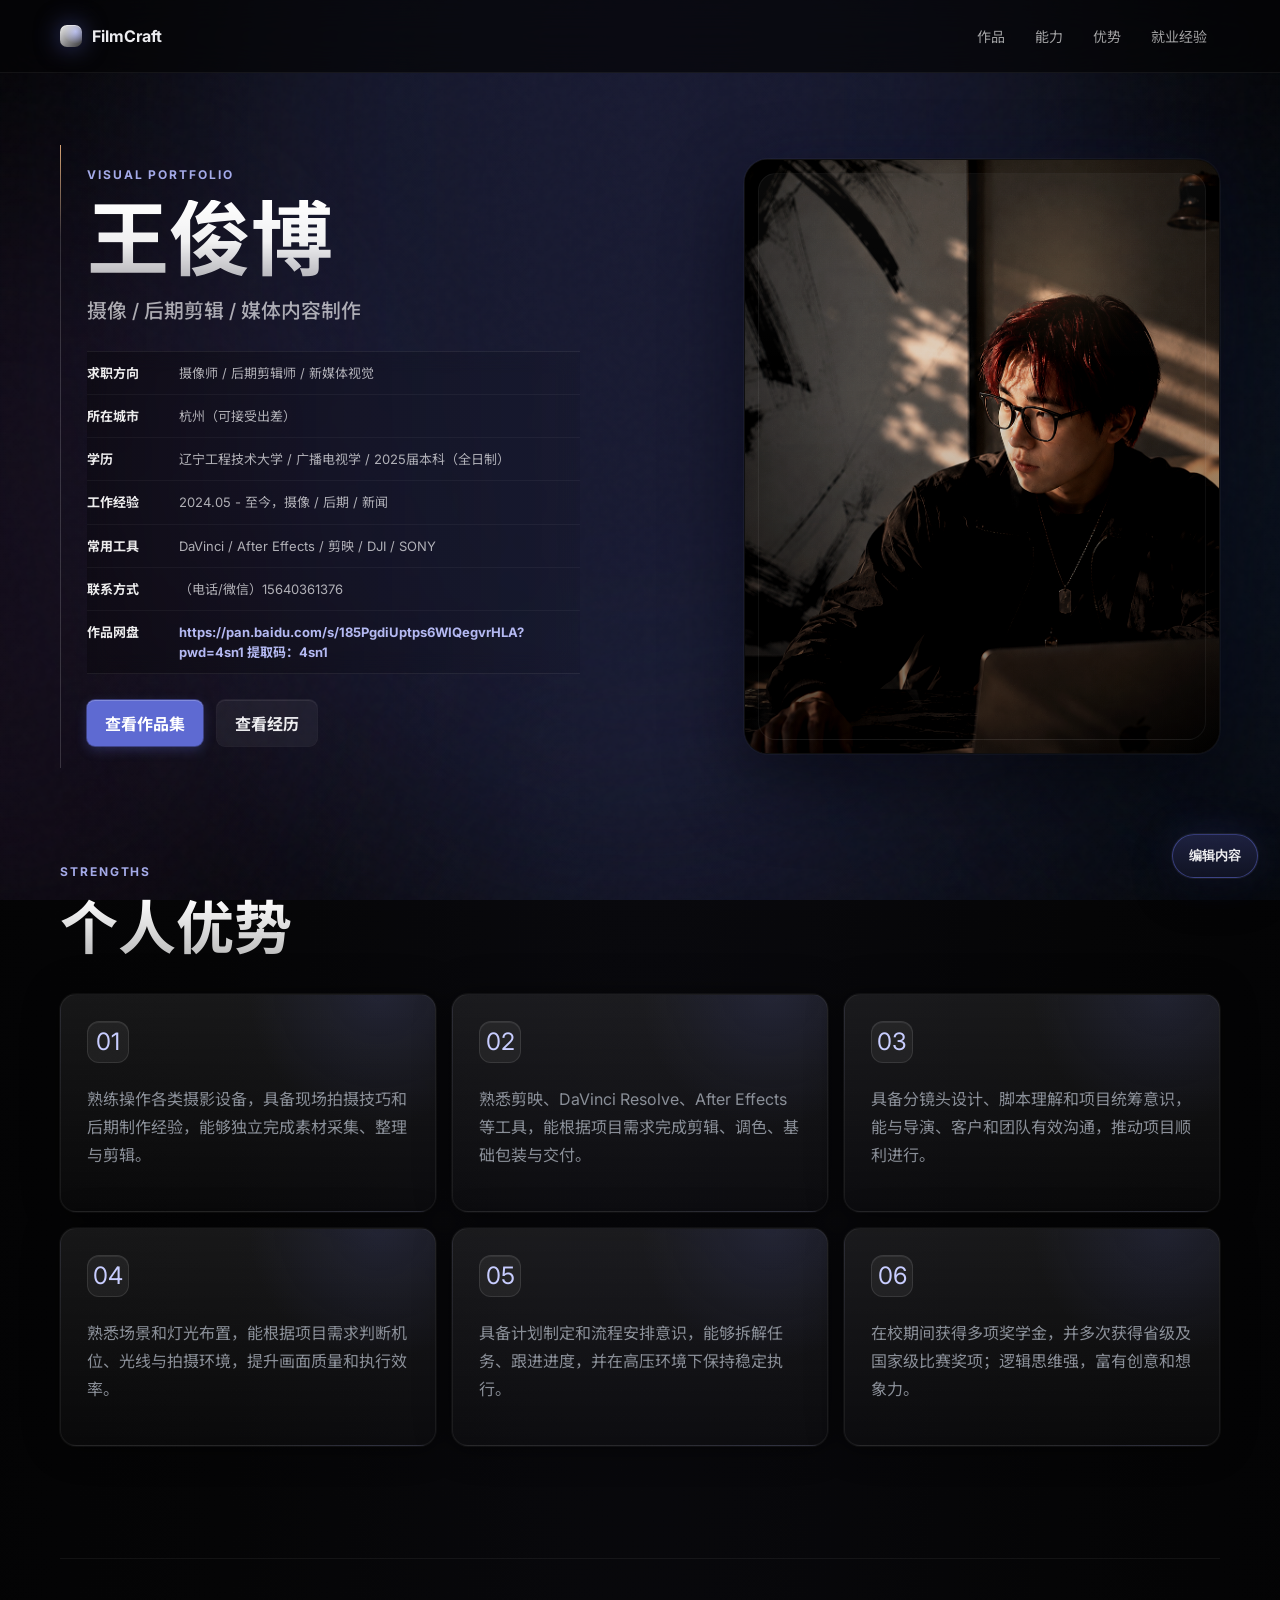
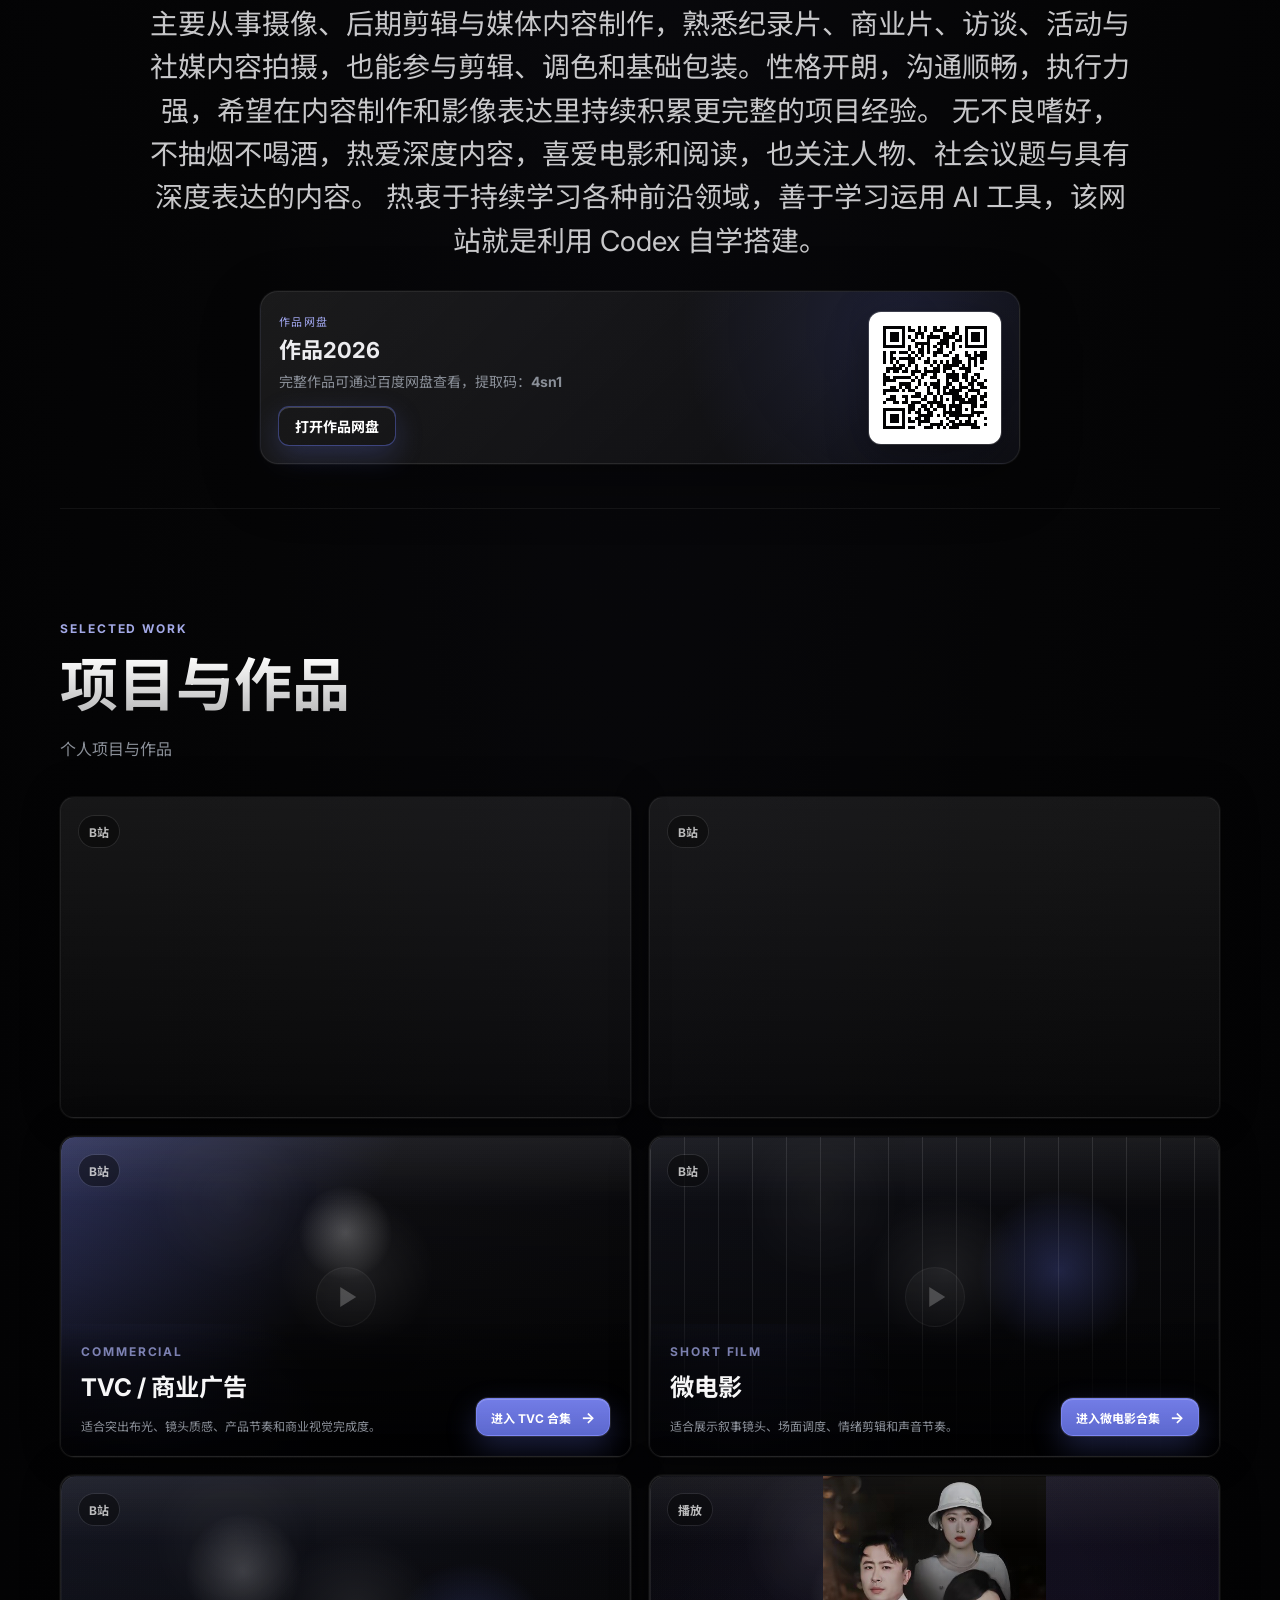
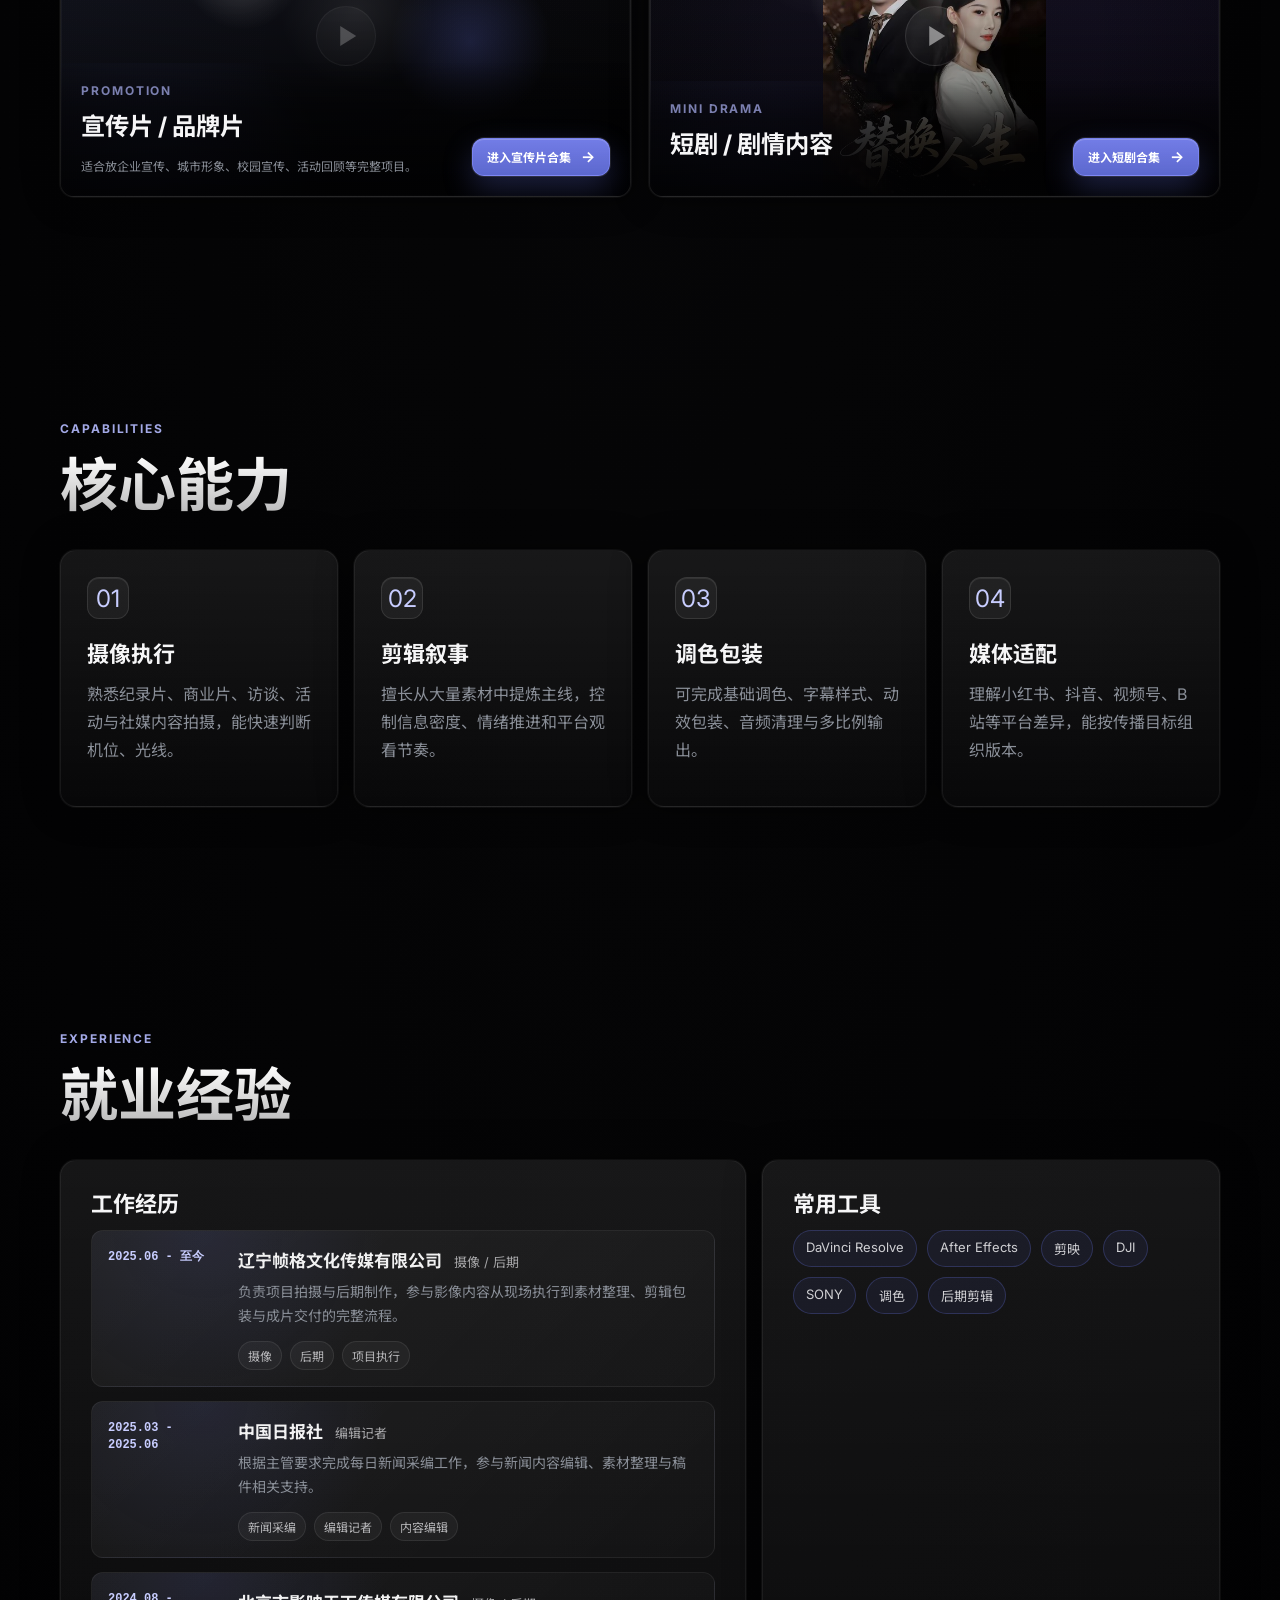
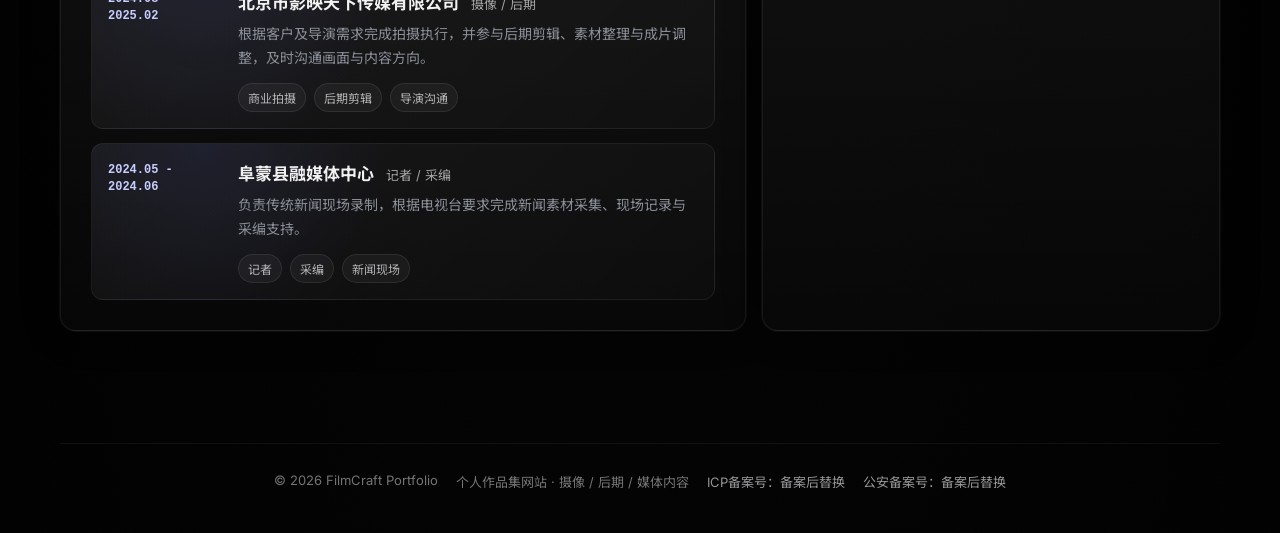
<file: index.html>
<!doctype html>
<html lang="zh-CN">
  <head>
    <meta charset="UTF-8" />
    <meta name="viewport" content="width=device-width, initial-scale=1.0" />
    <meta name="description" content="摄像、后期与媒体内容创作者个人求职作品集网站。" />
    <title>FilmCraft Portfolio | 摄像 / 后期 / 媒体</title>
    <link rel="preconnect" href="https://fonts.googleapis.com" />
    <link rel="preconnect" href="https://fonts.gstatic.com" crossorigin />
    <link
      href="https://fonts.googleapis.com/css2?family=Inter:wght@400;500;600;700&family=Noto+Sans+SC:wght@400;500;700&display=swap"
      rel="stylesheet"
    />
    <link rel="stylesheet" href="styles.css?v=20260527201000" />
  </head>
  <body>
    <div class="site-bg" aria-hidden="true">
      <div class="ambient ambient-primary"></div>
      <div class="ambient ambient-left"></div>
      <div class="ambient ambient-right"></div>
      <div class="ambient ambient-bottom"></div>
      <div class="grid-overlay"></div>
      <div class="noise-overlay"></div>
    </div>

    <header class="nav-shell">
      <nav class="nav" aria-label="主导航">
        <a class="brand" href="#top" aria-label="返回首页">
          <span class="brand-mark"></span>
          <span>FilmCraft</span>
        </a>
        <button class="nav-toggle" type="button" aria-label="打开菜单" aria-expanded="false">
          <span></span>
          <span></span>
        </button>
        <div class="nav-links" data-nav-links>
          <a href="#work">作品</a>
          <a href="#skills">能力</a>
          <a href="#advantages">优势</a>
          <a href="#experience">就业经验</a>
        </div>
      </nav>
    </header>

    <main id="top">
      <section class="hero section">
        <div class="hero-photo-bg" aria-hidden="true">
          <div class="hero-photo-placeholder">
            <img src="assets/images/portrait.png" alt="" />
          </div>
        </div>

        <div class="hero-copy hero-profile" data-parallax>
          <p class="eyebrow">Visual Portfolio</p>
          <h1><span class="title-line">你的姓名</span></h1>
          <p class="role-line">摄像 / 后期剪辑 / 媒体内容制作</p>
          <div class="profile-meta" aria-label="个人信息">
            <span><strong>求职方向</strong> 摄像师 / 后期剪辑师 / 新媒体视觉</span>
            <span><strong>所在城市</strong> 杭州（可接受出差）</span>
            <span><strong>学历</strong> XX大学 / 影视摄影与制作 / 本科</span>
            <span><strong>工作经验</strong> 2024.05 - 至今，摄像 / 后期 / 新闻采编经验</span>
            <span><strong>常用工具</strong> DaVinci / After Effects / 剪映 / DJI / SONY</span>
            <span><strong>联系方式</strong> hello@example.com · 你的微信号</span>
          </div>
          <div class="hero-actions">
            <a class="button button-primary" href="#work">查看作品集</a>
            <a class="button button-secondary" href="#experience">查看经历</a>
          </div>
        </div>
      </section>

      <section class="section advantages-section" id="advantages">
        <div class="section-heading reveal">
          <p class="eyebrow">Strengths</p>
          <h2>个人优势</h2>
        </div>
        <div class="advantage-grid">
          <article class="skill-card advantage-card spotlight-card reveal">
            <span class="icon">01</span>
            <p>熟练操作各类摄影设备，具备现场拍摄技巧和后期制作经验，能够独立完成素材采集、整理与剪辑。</p>
          </article>
          <article class="skill-card advantage-card spotlight-card reveal">
            <span class="icon">02</span>
            <p>熟悉剪映、DaVinci Resolve、After Effects 等工具，能根据项目需求完成剪辑、调色、基础包装与交付。</p>
          </article>
          <article class="skill-card advantage-card spotlight-card reveal">
            <span class="icon">03</span>
            <p>具备分镜头设计、脚本理解和项目统筹意识，能与导演、客户和团队有效沟通，推动项目顺利进行。</p>
          </article>
          <article class="skill-card advantage-card spotlight-card reveal">
            <span class="icon">04</span>
            <p>熟悉场景和灯光布置，能根据项目需求判断机位、光线与拍摄环境，提升画面质量和执行效率。</p>
          </article>
          <article class="skill-card advantage-card spotlight-card reveal">
            <span class="icon">05</span>
            <p>具备计划制定和流程安排意识，能够拆解任务、跟进进度，并在高压环境下保持稳定执行。</p>
          </article>
          <article class="skill-card advantage-card spotlight-card reveal">
            <span class="icon">06</span>
            <p>在校期间获得多项奖学金，并多次获得省级及国家级比赛奖项；逻辑思维强，富有创意和想象力。</p>
          </article>
        </div>
      </section>


      <section class="section intro-band reveal">
        <p>
          适合岗位：摄像师 / 后期剪辑师 / 视频内容创作 / 新媒体视觉。重点展示项目类型、代表作品和实际经历，让招聘方快速判断你的执行能力。
        </p>
        <div class="portfolio-share" aria-label="作品网盘链接">
          <div class="portfolio-share-copy">
            <span class="share-kicker">作品网盘</span>
            <h3>作品2026</h3>
            <p>完整作品可通过百度网盘查看，提取码：<strong>4sn1</strong></p>
            <a class="share-link" href="https://pan.baidu.com/s/185PgdiUptps6WIQegvrHLA?pwd=4sn1" target="_blank" rel="noopener noreferrer">打开作品网盘</a>
          </div>
          <div class="code-qr" role="img" aria-label="作品网盘二维码" data-code-qr data-qr-matrix="0000000000000000000000000000000000000/0000000000000000000000000000000000000/0011111110100101001011000100111111100/0010000010110101001110000100100000100/0010111010001110010001101100101110100/0010111010101010111101111010101110100/0010111010010000100011100110101110100/0010000010001111100111101000100000100/0011111110101010101010101010111111100/0000000000100110100110001000000000000/0010110111010110101110010000100101100/0010100000101010001001100100110111100/0010110111110100100000001100011101100/0010101000110001101010101110010101000/0000010110101000010101111101010100000/0001111101001001001101110011110001000/0001011011011101111101001000110000000/0010000000010011001000111101100110000/0011011111101010011000111101101010000/0011110000010100000100101100101100100/0010000111100101011100110010011011000/0000110101101000101101101011101001100/0011111010110000100101011110011110000/0010000000001100110101111100100010100/0000110011011101001010001110101101100/0001110001000011001010101111011101000/0010011011011100111110001011111100100/0000000000110011010111011110001101100/0011111110110101101001010110101000000/0010000010101100110001111110001111000/0010111010000111110101011111111010000/0010111010101101100000100100010000100/0010111010110111100010011010110100000/0010000010000100011110101111111100100/0011111110110001110101011100001110000/0000000000000000000000000000000000000/0000000000000000000000000000000000000"></div>
        </div>
      </section>

      <section class="section work-section" id="work">
        <div class="section-heading reveal">
          <p class="eyebrow">Selected Work</p>
          <h2>项目与作品</h2>
          <p class="section-lead">
            以代表作品为入口，快速查看不同类型项目中的拍摄、剪辑、调色与交付能力。
          </p>
        </div>

        <div class="video-grid">
          <article class="video-card video-large spotlight-card reveal" data-video-card>
            <div class="video-window poster-1" role="button" tabindex="0" data-video-open aria-label="播放短视频项目">
              <video muted loop playsinline preload="metadata" data-src="assets/videos/short-video.mp4"></video>
              <span class="cover-layer" aria-hidden="true"></span>
              <span class="play-badge">播放</span>
              <span class="frame-label">9:16 / Social</span>
              <span class="window-cta">播放预览</span>
            </div>
            <div class="card-content">
              <p class="card-kicker">Short Video</p>
              <h3>短视频内容</h3>
              <a class="category-link" href="projects/short-video.html">进入短视频合集</a>
              <p>适合展示账号内容、快剪、口播、探店、活动切片等项目，突出节奏、字幕包装和平台适配。</p>
            </div>
          </article>

          <article class="video-card spotlight-card reveal" data-video-card>
            <div class="video-window poster-2" role="button" tabindex="0" data-video-open aria-label="播放纪录片项目">
              <video muted loop playsinline preload="metadata" data-src="assets/videos/documentary.mp4"></video>
              <span class="cover-layer" aria-hidden="true"></span>
              <span class="play-badge">播放</span>
              <span class="frame-label">16:9 / Story</span>
              <span class="window-cta">播放预览</span>
            </div>
            <div class="card-content">
              <p class="card-kicker">Documentary</p>
              <h3>纪录片 / 人物故事</h3>
              <a class="category-link" href="projects/documentary.html">进入纪录片合集</a>
              <p>适合放人物纪实、专题片段、采访结构和现场观察类作品。</p>
            </div>
          </article>

          <article class="video-card spotlight-card reveal" data-video-card>
            <div class="video-window poster-3" role="button" tabindex="0" data-video-open aria-label="播放 TVC 项目">
              <video muted loop playsinline preload="metadata" data-src="assets/videos/tvc.mp4"></video>
              <span class="cover-layer" aria-hidden="true"></span>
              <span class="play-badge">播放</span>
              <span class="frame-label">16:9 / Commercial</span>
              <span class="window-cta">播放预览</span>
            </div>
            <div class="card-content">
              <p class="card-kicker">Commercial</p>
              <h3>TVC / 商业广告</h3>
              <a class="category-link" href="projects/tvc.html">进入 TVC 合集</a>
              <p>适合突出布光、镜头质感、产品节奏和商业视觉完成度。</p>
            </div>
          </article>

          <article class="video-card spotlight-card reveal" data-video-card>
            <div class="video-window poster-4" role="button" tabindex="0" data-video-open aria-label="播放微电影项目">
              <video muted loop playsinline preload="metadata" data-src="assets/videos/short-film.mp4"></video>
              <span class="cover-layer" aria-hidden="true"></span>
              <span class="play-badge">播放</span>
              <span class="frame-label">16:9 / Narrative</span>
              <span class="window-cta">播放预览</span>
            </div>
            <div class="card-content">
              <p class="card-kicker">Short Film</p>
              <h3>微电影</h3>
              <a class="category-link" href="projects/short-film.html">进入微电影合集</a>
              <p>适合展示叙事镜头、场面调度、情绪剪辑和声音节奏。</p>
            </div>
          </article>

          <article class="video-card video-wide spotlight-card reveal" data-video-card>
            <div class="video-window poster-5" role="button" tabindex="0" data-video-open aria-label="播放宣传片项目">
              <video muted loop playsinline preload="metadata" data-src="assets/videos/promo.mp4"></video>
              <span class="cover-layer" aria-hidden="true"></span>
              <span class="play-badge">播放</span>
              <span class="frame-label">Multi-format</span>
              <span class="window-cta">播放预览</span>
            </div>
            <div class="card-content">
              <p class="card-kicker">Promotion</p>
              <h3>宣传片 / 品牌片</h3>
              <a class="category-link" href="projects/promo.html">进入宣传片合集</a>
              <p>适合放企业宣传、城市形象、校园宣传、活动回顾等完整项目。</p>
            </div>
          </article>

          <article class="video-card video-wide spotlight-card reveal" data-video-card>
            <div class="video-window poster-6" role="button" tabindex="0" data-video-open aria-label="播放短剧项目">
              <video muted loop playsinline preload="metadata" data-src="assets/videos/mini-drama.mp4"></video>
              <span class="cover-layer" aria-hidden="true"></span>
              <span class="play-badge">播放</span>
              <span class="frame-label">9:16 / Drama</span>
              <span class="window-cta">播放预览</span>
            </div>
            <div class="card-content">
              <p class="card-kicker">Mini Drama</p>
              <h3>短剧 / 剧情内容</h3>
              <a class="category-link" href="projects/mini-drama.html">进入短剧合集</a>
              <p>适合突出镜头连续性、表演调度、情节节奏和批量内容生产能力。</p>
            </div>
          </article>
        </div>
      </section>

      <section class="section" id="skills">
        <div class="section-heading reveal">
          <p class="eyebrow">Capabilities</p>
          <h2>核心能力</h2>
        </div>
        <div class="skill-grid">
          <article class="skill-card spotlight-card reveal">
            <span class="icon">01</span>
            <h3>摄像执行</h3>
            <p>熟悉纪录片、商业片、访谈、活动与社媒内容拍摄，能快速判断机位、光线。</p>
          </article>
          <article class="skill-card spotlight-card reveal">
            <span class="icon">02</span>
            <h3>剪辑叙事</h3>
            <p>擅长从大量素材中提炼主线，控制信息密度、情绪推进和平台观看节奏。</p>
          </article>
          <article class="skill-card spotlight-card reveal">
            <span class="icon">03</span>
            <h3>调色包装</h3>
            <p>可完成基础调色、字幕样式、动效包装、音频清理与多比例输出。</p>
          </article>
          <article class="skill-card spotlight-card reveal">
            <span class="icon">04</span>
            <h3>媒体适配</h3>
            <p>理解小红书、抖音、视频号、B 站等平台差异，能按传播目标组织版本。</p>
          </article>
        </div>
      </section>

      <section class="section experience" id="experience">
        <div class="section-heading reveal">
          <p class="eyebrow">Experience</p>
          <h2>就业经验</h2>
        </div>
        <div class="experience-grid">
          <div class="resume-card spotlight-card reveal">
            <h3>工作经历</h3>
            <div class="experience-list">
              <article class="experience-item">
                <div class="experience-time">2025.06 - 至今</div>
                <div class="experience-detail">
                  <div class="experience-head">
                    <strong>辽宁帧格文化传媒有限公司</strong>
                    <span>摄像 / 后期</span>
                  </div>
                  <p>负责项目拍摄与后期制作，参与影像内容从现场执行到素材整理、剪辑包装与成片交付的完整流程。</p>
                  <div class="experience-tags">
                    <span>摄像</span>
                    <span>后期</span>
                    <span>项目执行</span>
                  </div>
                </div>
              </article>

              <article class="experience-item">
                <div class="experience-time">2025.03 - 2025.06</div>
                <div class="experience-detail">
                  <div class="experience-head">
                    <strong>中国日报社</strong>
                    <span>编辑记者</span>
                  </div>
                  <p>根据主管要求完成每日新闻采编工作，参与新闻内容编辑、素材整理与稿件相关支持。</p>
                  <div class="experience-tags">
                    <span>新闻采编</span>
                    <span>编辑记者</span>
                    <span>内容编辑</span>
                  </div>
                </div>
              </article>

              <article class="experience-item">
                <div class="experience-time">2024.08 - 2025.02</div>
                <div class="experience-detail">
                  <div class="experience-head">
                    <strong>北京市影映天下传媒有限公司</strong>
                    <span>摄像 / 后期</span>
                  </div>
                  <p>根据客户及导演需求完成拍摄执行，并参与后期剪辑、素材整理与成片调整，及时沟通画面与内容方向。</p>
                  <div class="experience-tags">
                    <span>商业拍摄</span>
                    <span>后期剪辑</span>
                    <span>导演沟通</span>
                  </div>
                </div>
              </article>

              <article class="experience-item">
                <div class="experience-time">2024.05 - 2024.06</div>
                <div class="experience-detail">
                  <div class="experience-head">
                    <strong>阜蒙县融媒体中心</strong>
                    <span>记者 / 采编</span>
                  </div>
                  <p>负责传统新闻现场录制，根据电视台要求完成新闻素材采集、现场记录与采编支持。</p>
                  <div class="experience-tags">
                    <span>记者</span>
                    <span>采编</span>
                    <span>新闻现场</span>
                  </div>
                </div>
              </article>
            </div>
          </div>
          <div class="tool-card spotlight-card reveal">
            <h3>常用工具</h3>
            <div class="tool-tags">
              <span>DaVinci Resolve</span>
              <span>After Effects</span>
              <span>剪映</span>
              <span>DJI</span>
              <span>SONY</span>
              <span>调色</span>
              <span>后期剪辑</span>
            </div>
          </div>
        </div>
      </section>

    </main>

    <div class="video-modal" data-video-modal hidden>
      <button class="modal-backdrop" type="button" data-video-close aria-label="关闭视频"></button>
      <div class="modal-panel" role="dialog" aria-modal="true" aria-label="作品视频播放窗口">
        <button class="modal-close" type="button" data-video-close aria-label="关闭视频">×</button>
        <video controls playsinline data-modal-video></video>
        <iframe
          class="modal-bili"
          data-modal-bili
          title="B站作品播放器"
          allow="fullscreen; autoplay"
          allowfullscreen
          hidden
        ></iframe>
      </div>
    </div>

    <button class="editor-launcher" type="button" data-editor-open>编辑内容</button>

    <div class="editor-modal" data-editor-modal hidden>
      <button class="editor-backdrop" type="button" data-editor-close aria-label="关闭内容编辑器"></button>
      <section class="editor-panel" role="dialog" aria-modal="true" aria-label="内容编辑器">
        <div class="editor-head">
          <div>
            <p class="eyebrow">Content Editor</p>
            <h2>填写网站内容</h2>
          </div>
          <button class="modal-close" type="button" data-editor-close aria-label="关闭内容编辑器">×</button>
        </div>

        <form class="editor-form" data-editor-form>
          <fieldset>
            <legend>个人信息</legend>
            <label>姓名 <input name="name" type="text" /></label>
            <label>职业方向 <input name="role" type="text" /></label>
            <label>求职方向 <input name="jobTarget" type="text" /></label>
            <label>所在城市 <input name="city" type="text" /></label>
            <label>学历 <input name="education" type="text" /></label>
            <label>工作经验 <input name="experience" type="text" /></label>
            <label>常用工具 <input name="tools" type="text" /></label>
            <label>联系方式 <input name="contact" type="text" /></label>
            <label class="full-field">首页简介 <textarea name="intro" rows="3"></textarea></label>
            <label class="full-field">作品区说明 <textarea name="workLead" rows="2"></textarea></label>
          </fieldset>

          <fieldset>
            <legend>作品窗口</legend>
            <div class="editor-projects" data-editor-projects></div>
          </fieldset>

          <div class="editor-actions">
            <button class="button button-primary" type="submit">保存到页面</button>
            <button class="button button-secondary" type="button" data-editor-export>保存并导出备份</button>
            <button class="button button-secondary" type="button" data-editor-reset>恢复示例内容</button>
            <button class="button button-secondary" type="button" data-editor-clear>清除本地保存</button>
          </div>
          <p class="editor-status" data-editor-status aria-live="polite"></p>
          <p class="editor-note">视频路径示例：assets/videos/short-video.mp4。把视频文件放进对应文件夹后，在这里填写路径即可。</p>
        </form>
      </section>
    </div>

    <footer class="footer site-footer">
      <span>© 2026 FilmCraft Portfolio</span>
      <span>个人作品集网站 · 摄像 / 后期 / 媒体内容</span>
      <a href="https://beian.miit.gov.cn/" target="_blank" rel="noopener">ICP备案号：备案后替换</a>
      <a href="https://beian.mps.gov.cn/" target="_blank" rel="noopener">公安备案号：备案后替换</a>
    </footer>

  <script src="portfolio-content.js?v=20260530000100"></script>
    <script src="script.js?v=20260530000100"></script>
  </body>
</html>
</file>
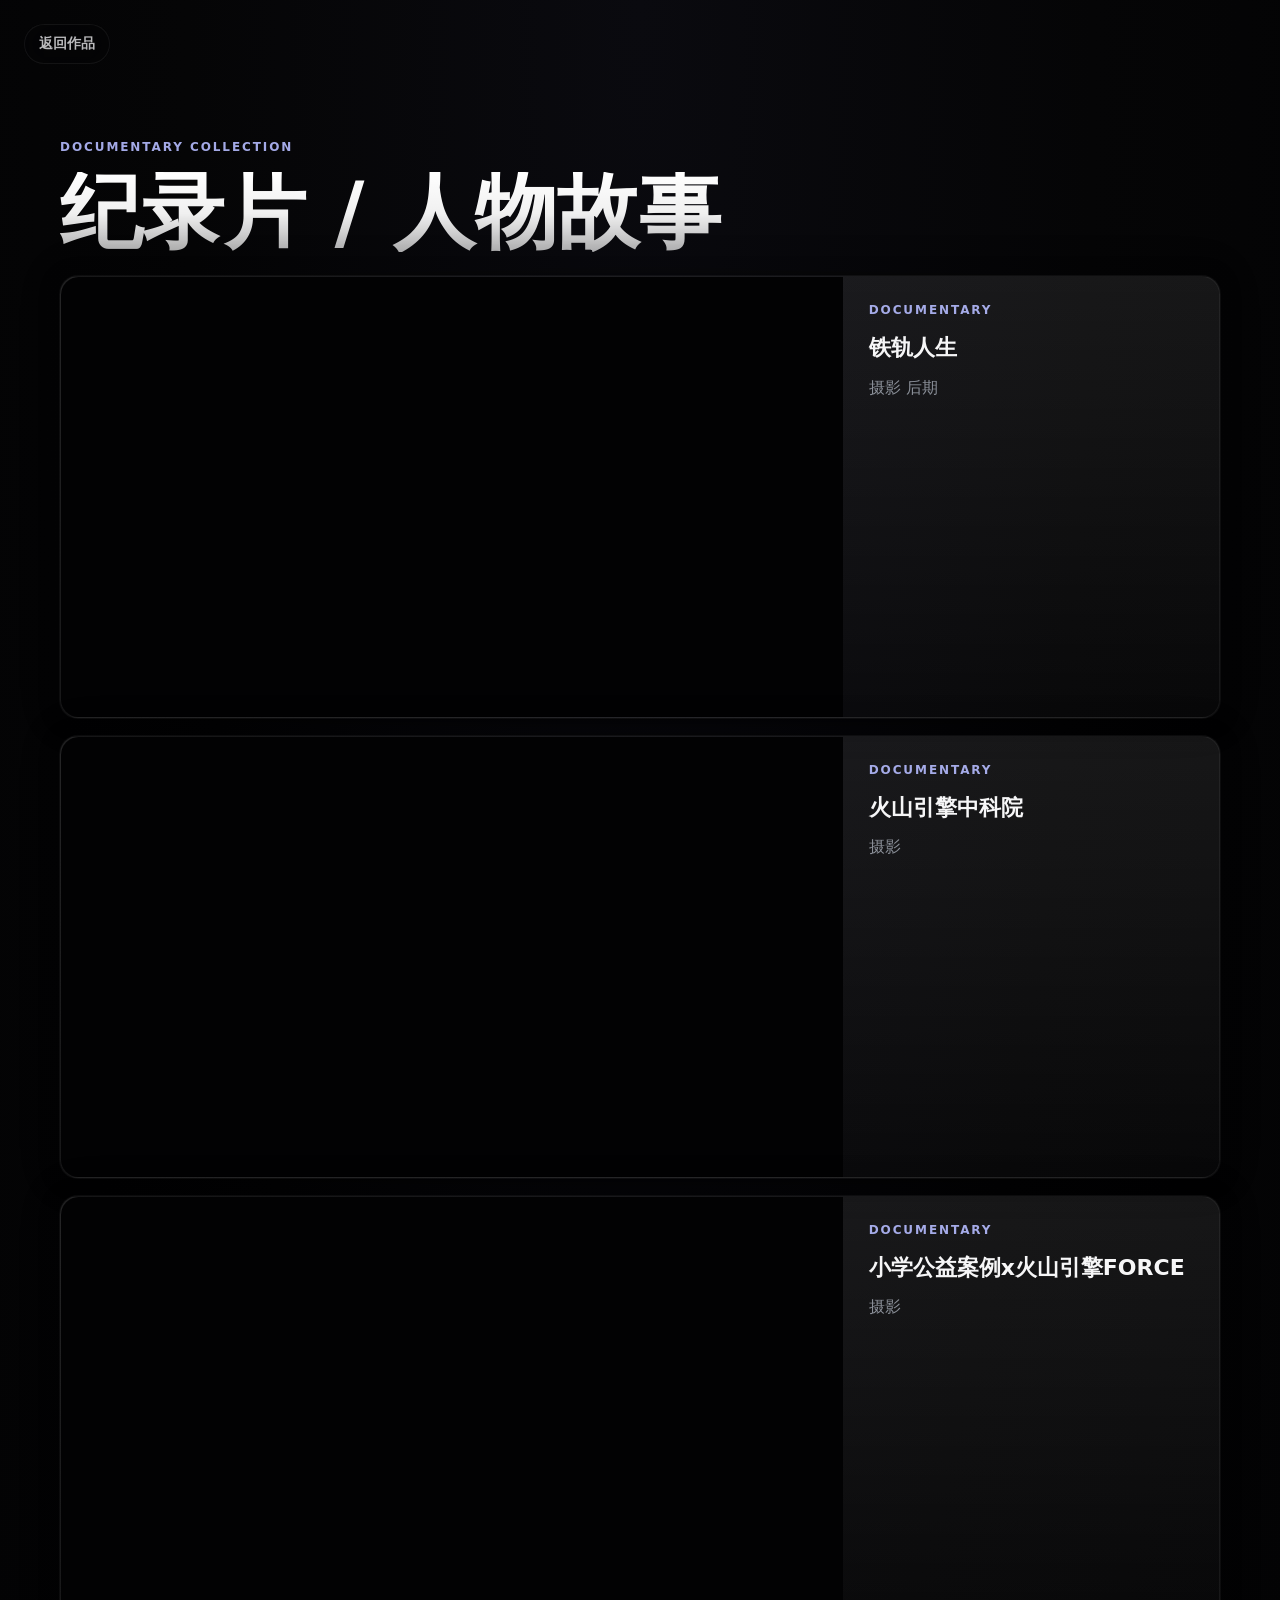
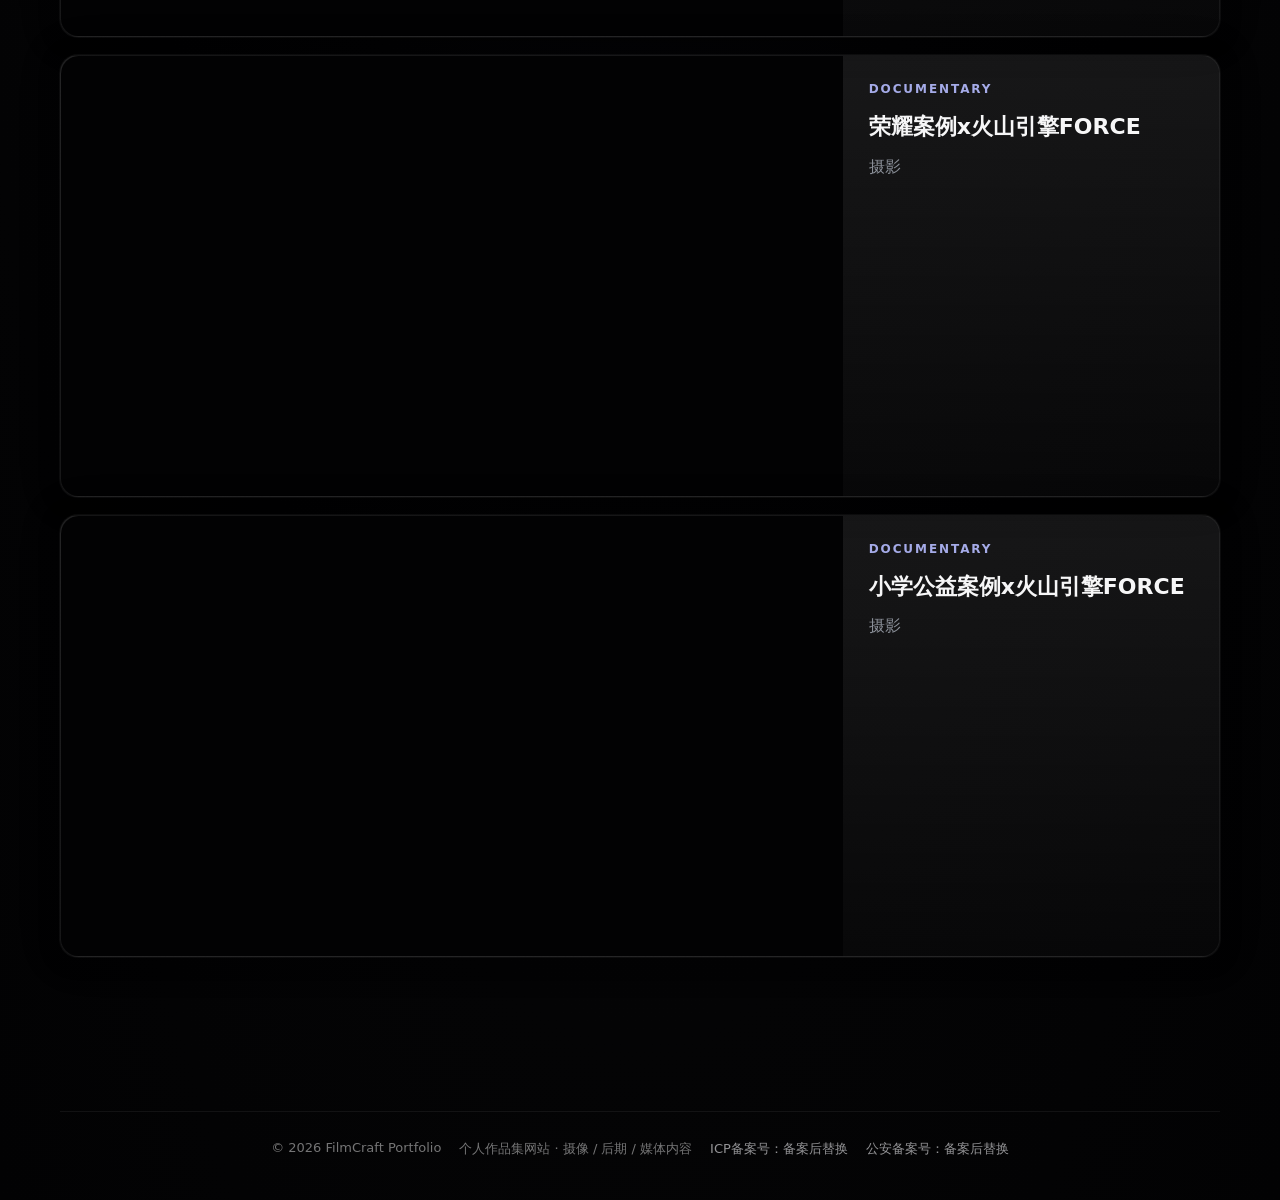
<file: projects/documentary.html>
<!doctype html>
<html lang="zh-CN">
  <head>
    <meta charset="UTF-8" />
    <meta name="viewport" content="width=device-width, initial-scale=1.0" />
    <title>纪录片 / 人物故事 | FilmCraft Portfolio</title>
    <link rel="stylesheet" href="../styles.css?v=20260527201000" />
  </head>
  <body>
    <main class="project-page" data-collection-index="1">
      <a class="back-link" href="../index.html#work">返回作品</a>
      <section class="section project-collection">
        <p class="eyebrow">Documentary Collection</p>
        <h1><span class="title-line">纪录片 / 人物故事</span></h1>
        <div class="collection-video-list" data-collection-videos></div>
      </section>
    </main>
    <footer class="footer site-footer">
      <span>&copy; 2026 FilmCraft Portfolio</span>
      <span>个人作品集网站 · 摄像 / 后期 / 媒体内容</span>
      <a href="https://beian.miit.gov.cn/" target="_blank" rel="noopener">ICP备案号：备案后替换</a>
      <a href="https://beian.mps.gov.cn/" target="_blank" rel="noopener">公安备案号：备案后替换</a>
    </footer>
  <script src="../portfolio-content.js?v=20260527103000"></script>
    <script src="../script.js?v=20260527112000"></script>
  </body>
</html>
</file>
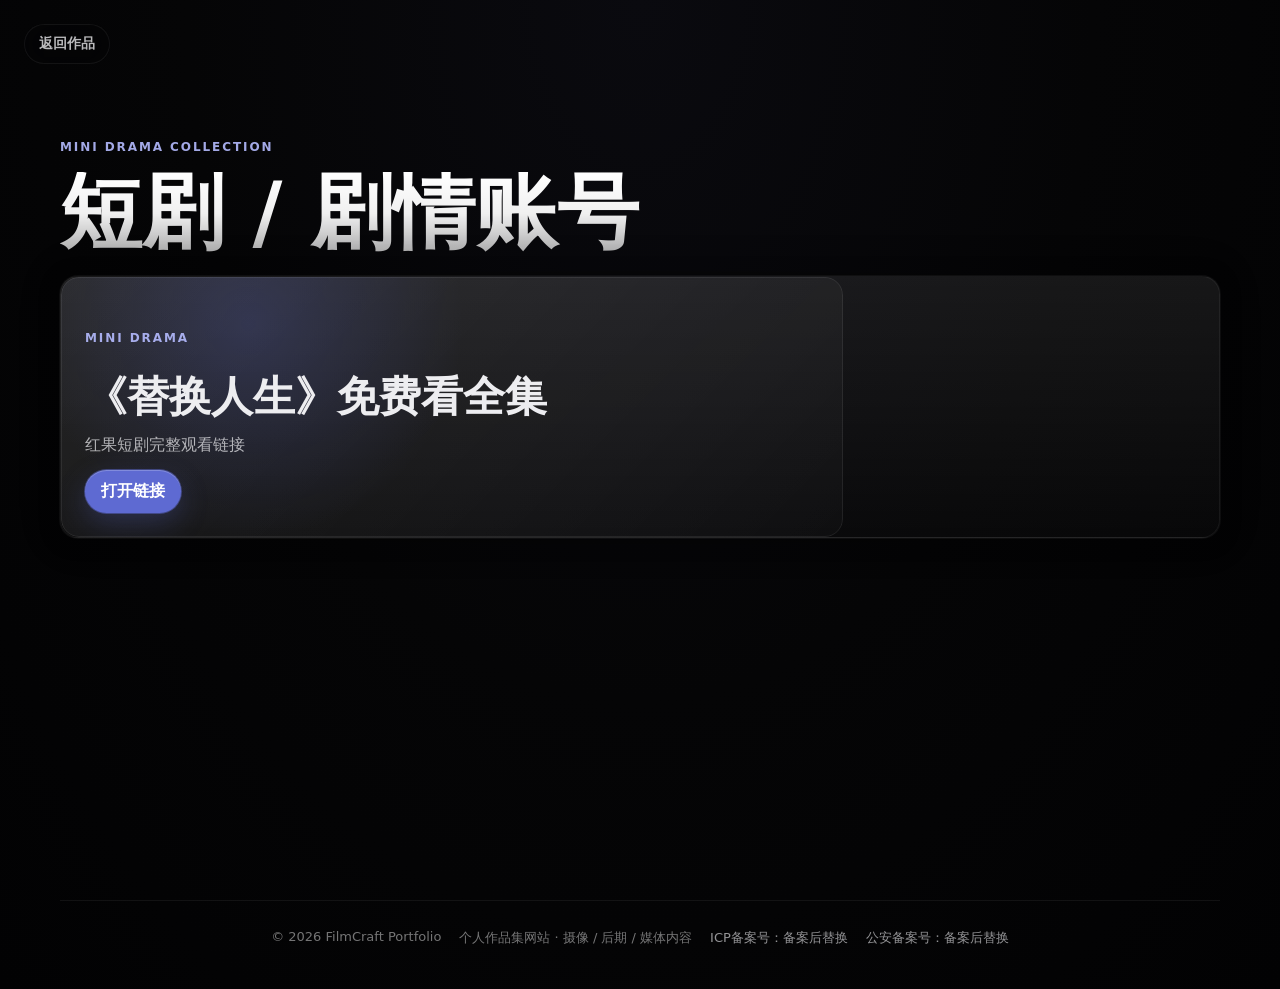
<file: projects/mini-drama.html>
<!doctype html>
<html lang="zh-CN">
  <head>
    <meta charset="UTF-8" />
    <meta name="viewport" content="width=device-width, initial-scale=1.0" />
    <title>短剧 / 剧情账号 | FilmCraft Portfolio</title>
    <link rel="stylesheet" href="../styles.css?v=20260527201000" />
  </head>
  <body>
    <main class="project-page" data-collection-index="5">
      <a class="back-link" href="../index.html#work">返回作品</a>
      <section class="section project-collection">
        <p class="eyebrow">Mini Drama Collection</p>
        <h1><span class="title-line">短剧 / 剧情账号</span></h1>
        <div class="collection-video-list" data-collection-videos></div>
      </section>
    </main>
    <footer class="footer site-footer">
      <span>&copy; 2026 FilmCraft Portfolio</span>
      <span>个人作品集网站 · 摄像 / 后期 / 媒体内容</span>
      <a href="https://beian.miit.gov.cn/" target="_blank" rel="noopener">ICP备案号：备案后替换</a>
      <a href="https://beian.mps.gov.cn/" target="_blank" rel="noopener">公安备案号：备案后替换</a>
    </footer>
  <script src="../portfolio-content.js?v=20260527103000"></script>
    <script src="../script.js?v=20260527112000"></script>
  </body>
</html>
</file>
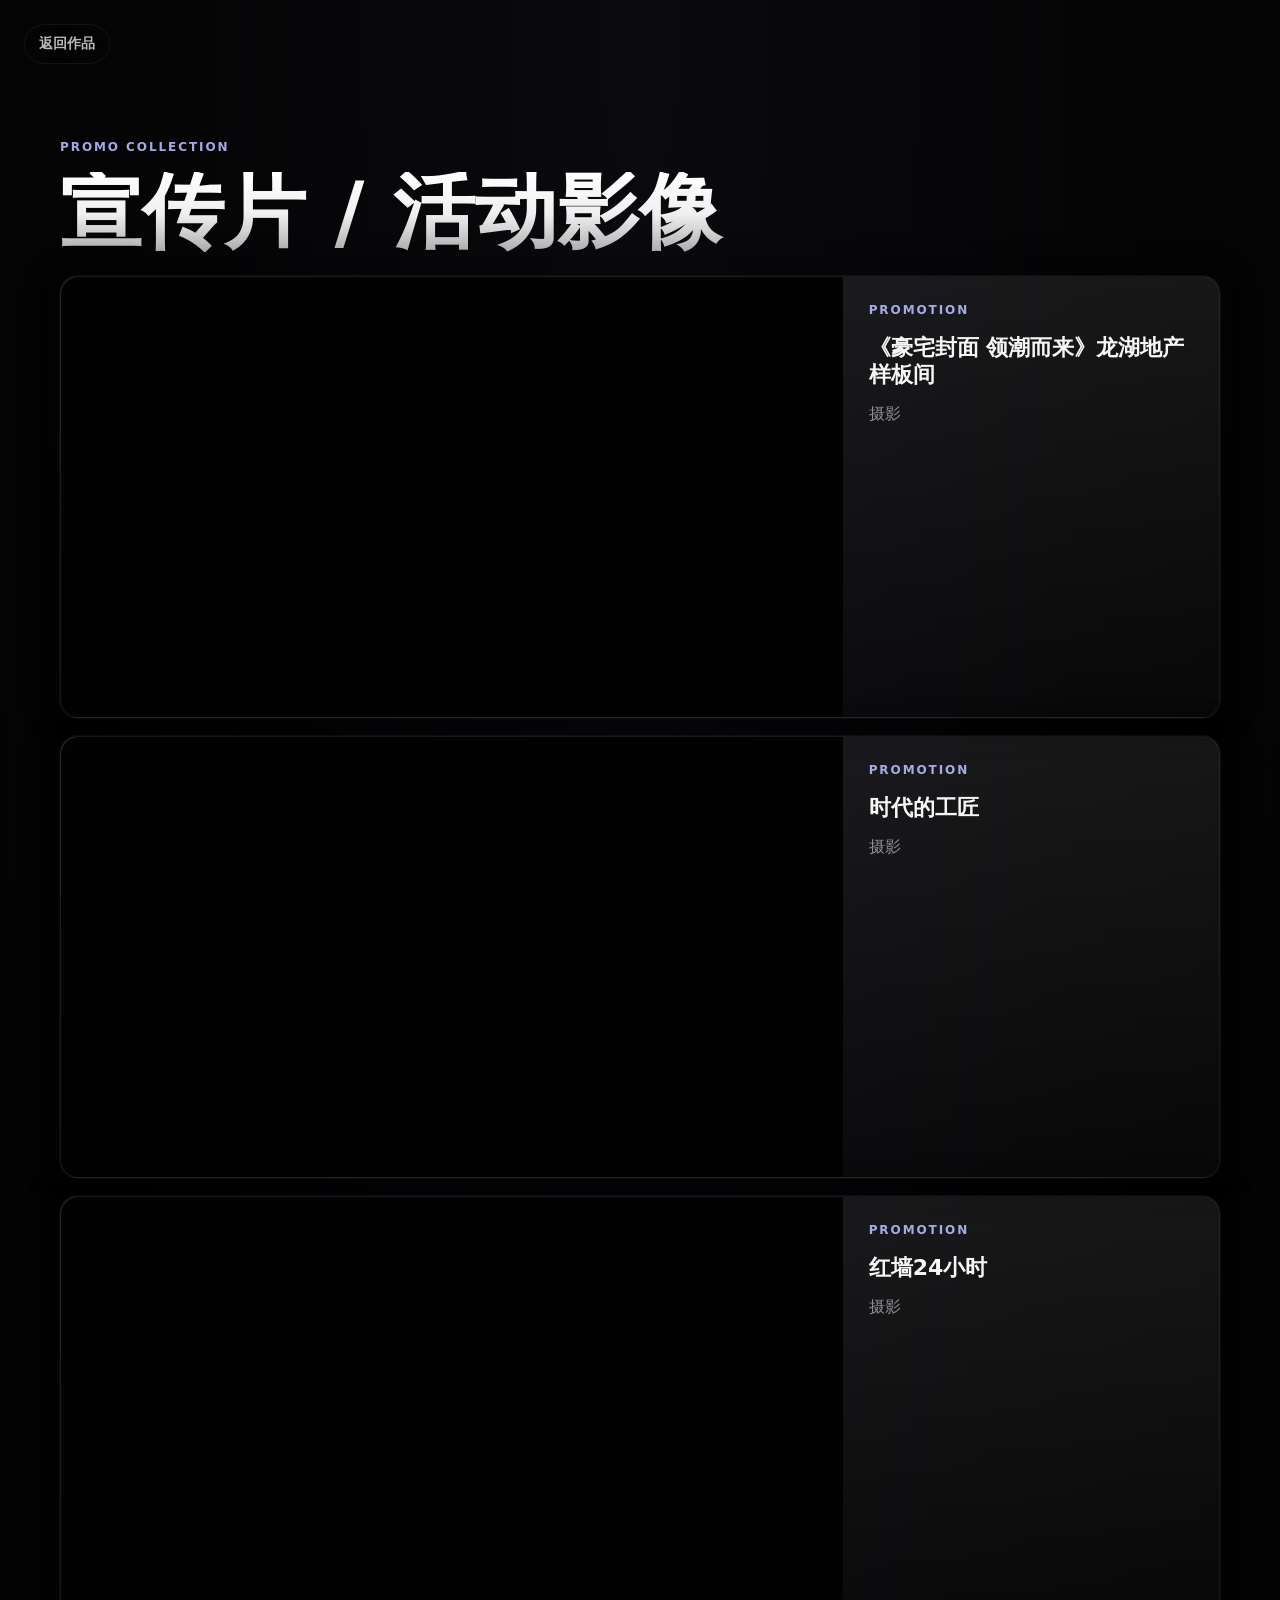
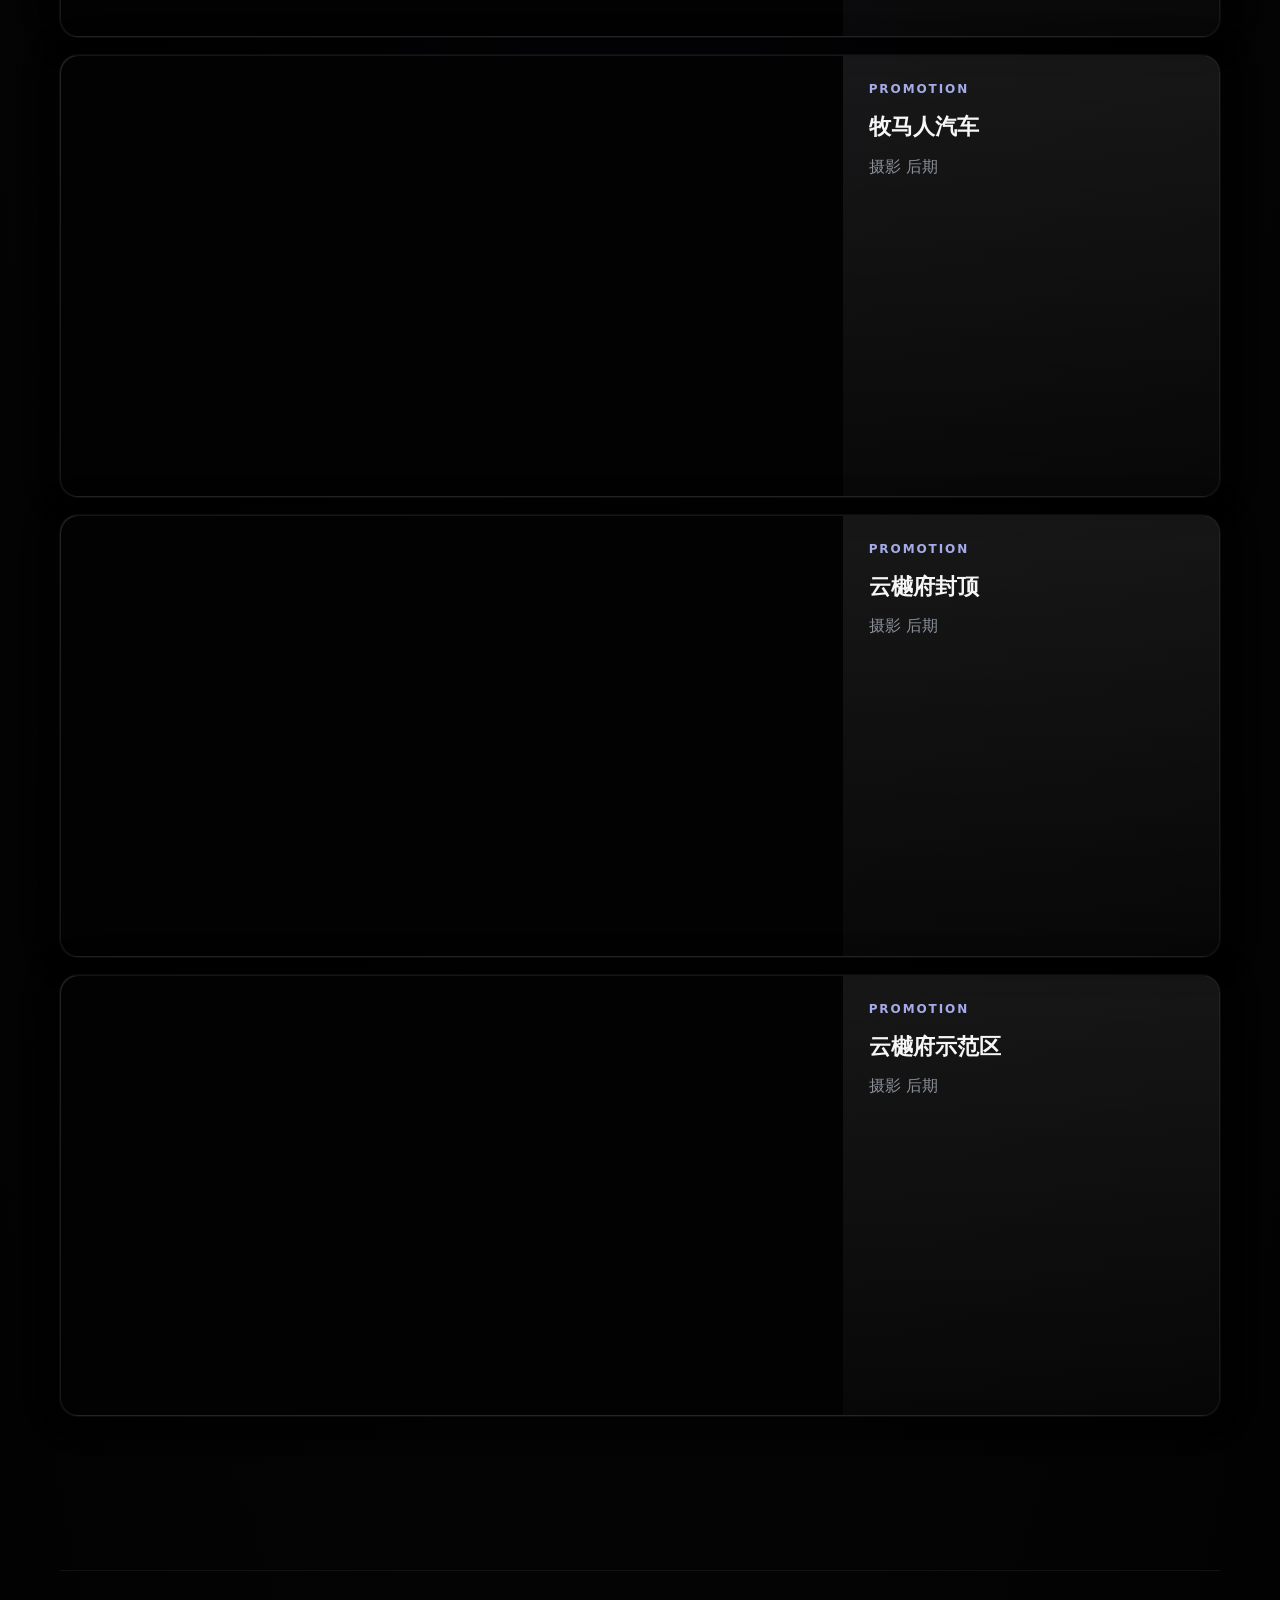
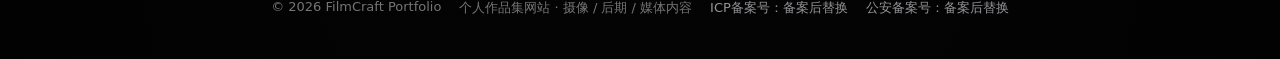
<file: projects/promo.html>
<!doctype html>
<html lang="zh-CN">
  <head>
    <meta charset="UTF-8" />
    <meta name="viewport" content="width=device-width, initial-scale=1.0" />
    <title>宣传片 / 活动影像 | FilmCraft Portfolio</title>
    <link rel="stylesheet" href="../styles.css?v=20260527201000" />
  </head>
  <body>
    <main class="project-page" data-collection-index="4">
      <a class="back-link" href="../index.html#work">返回作品</a>
      <section class="section project-collection">
        <p class="eyebrow">Promo Collection</p>
        <h1><span class="title-line">宣传片 / 活动影像</span></h1>
        <div class="collection-video-list" data-collection-videos></div>
      </section>
    </main>
    <footer class="footer site-footer">
      <span>&copy; 2026 FilmCraft Portfolio</span>
      <span>个人作品集网站 · 摄像 / 后期 / 媒体内容</span>
      <a href="https://beian.miit.gov.cn/" target="_blank" rel="noopener">ICP备案号：备案后替换</a>
      <a href="https://beian.mps.gov.cn/" target="_blank" rel="noopener">公安备案号：备案后替换</a>
    </footer>
  <script src="../portfolio-content.js?v=20260527103000"></script>
    <script src="../script.js?v=20260527112000"></script>
  </body>
</html>
</file>
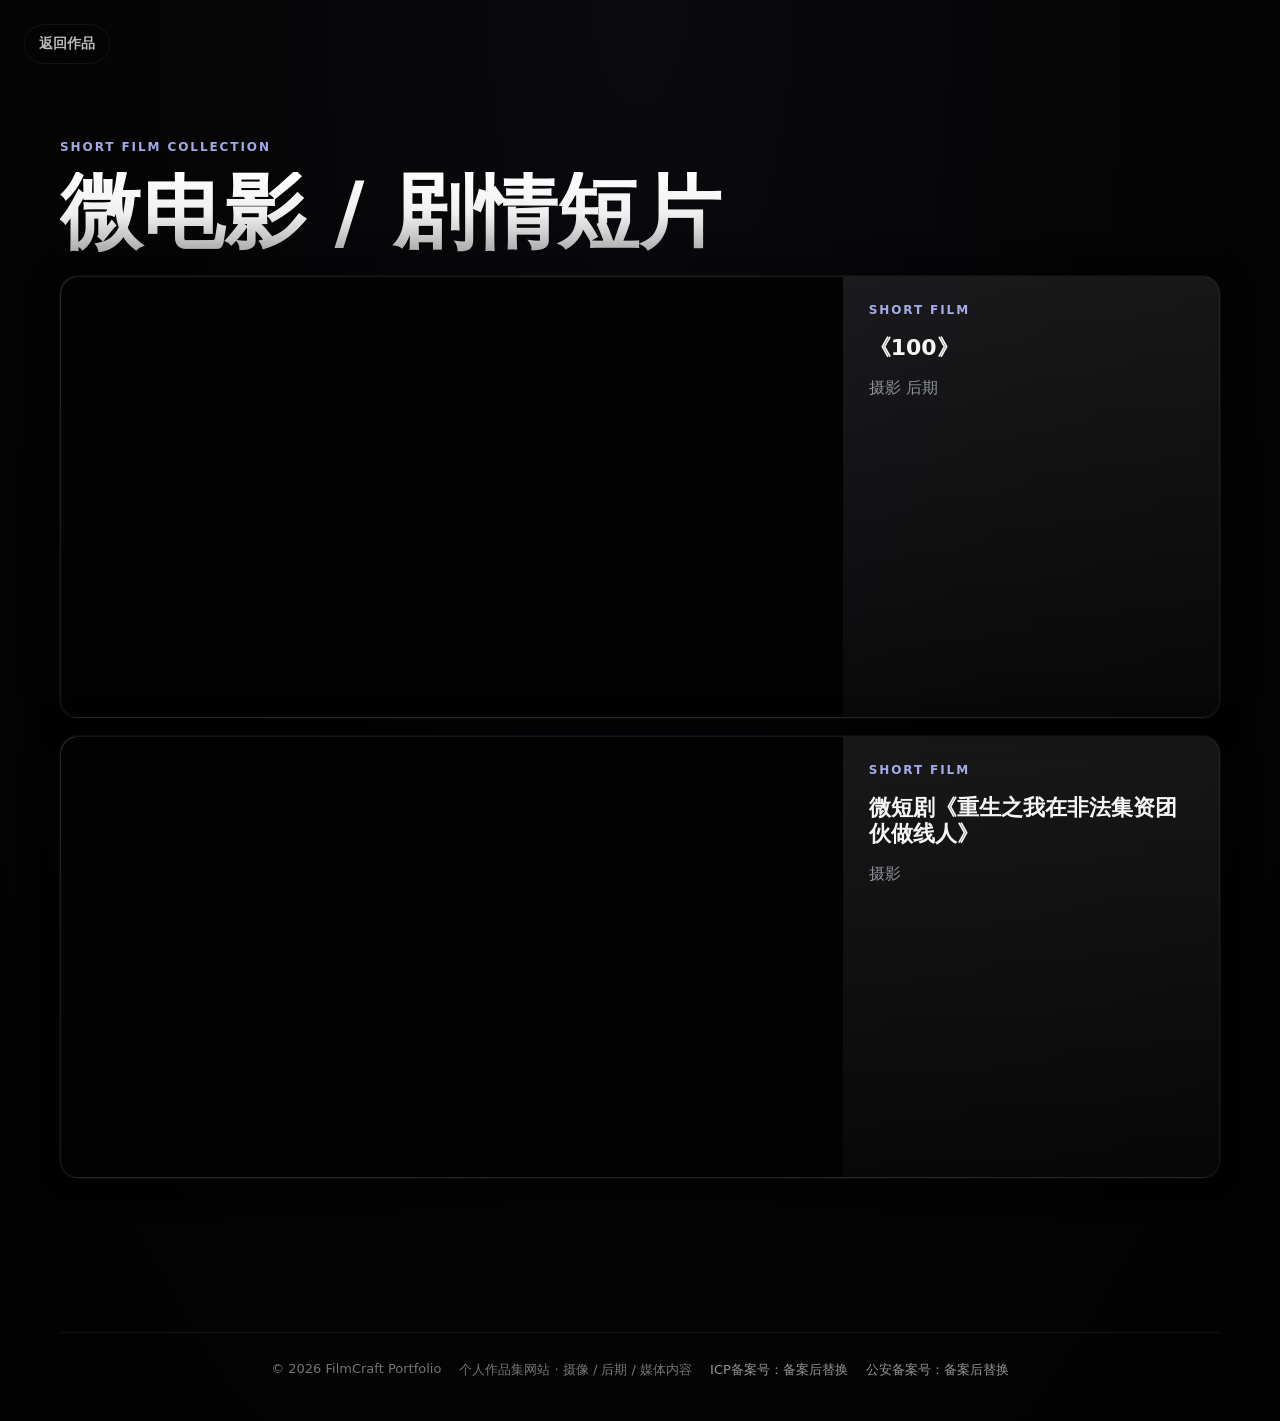
<file: projects/short-film.html>
<!doctype html>
<html lang="zh-CN">
  <head>
    <meta charset="UTF-8" />
    <meta name="viewport" content="width=device-width, initial-scale=1.0" />
    <title>微电影 / 剧情短片 | FilmCraft Portfolio</title>
    <link rel="stylesheet" href="../styles.css?v=20260527201000" />
  </head>
  <body>
    <main class="project-page" data-collection-index="3">
      <a class="back-link" href="../index.html#work">返回作品</a>
      <section class="section project-collection">
        <p class="eyebrow">Short Film Collection</p>
        <h1><span class="title-line">微电影 / 剧情短片</span></h1>
        <div class="collection-video-list" data-collection-videos></div>
      </section>
    </main>
    <footer class="footer site-footer">
      <span>&copy; 2026 FilmCraft Portfolio</span>
      <span>个人作品集网站 · 摄像 / 后期 / 媒体内容</span>
      <a href="https://beian.miit.gov.cn/" target="_blank" rel="noopener">ICP备案号：备案后替换</a>
      <a href="https://beian.mps.gov.cn/" target="_blank" rel="noopener">公安备案号：备案后替换</a>
    </footer>
  <script src="../portfolio-content.js?v=20260527103000"></script>
    <script src="../script.js?v=20260527112000"></script>
  </body>
</html>
</file>
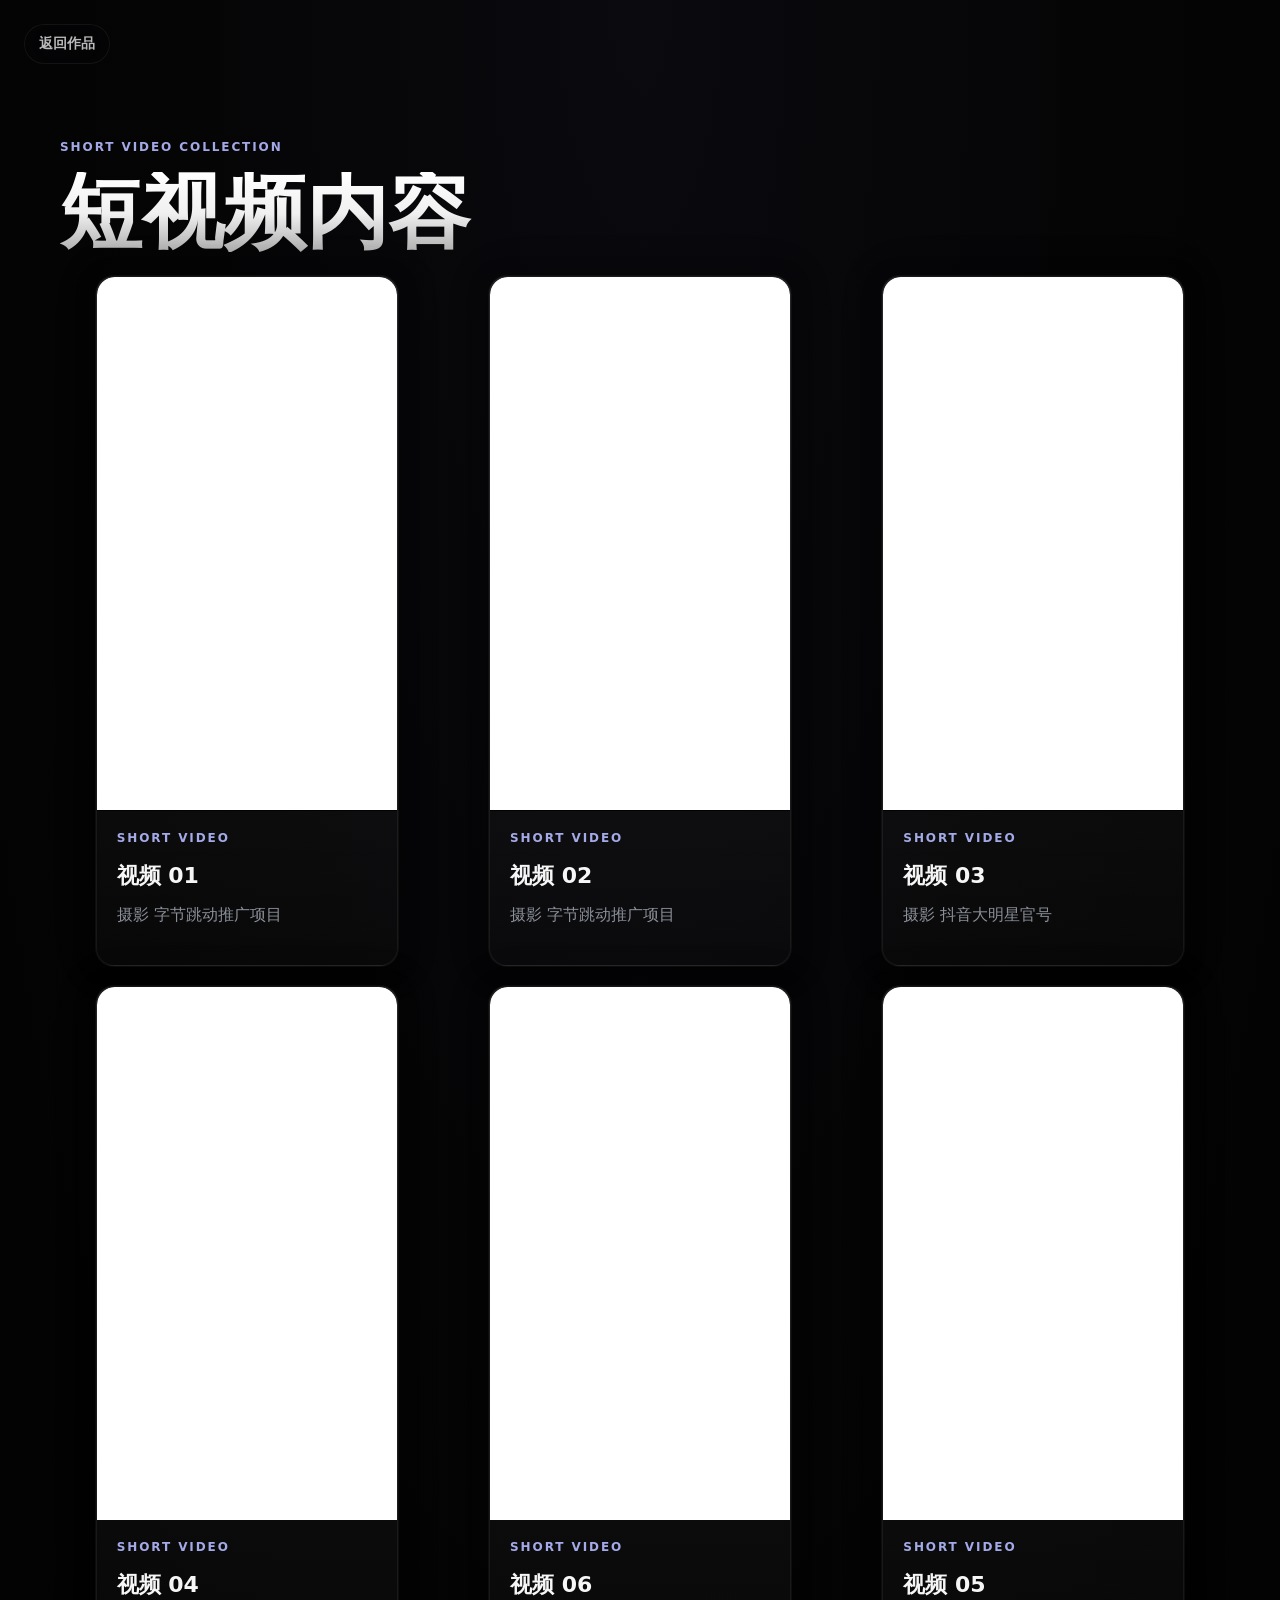
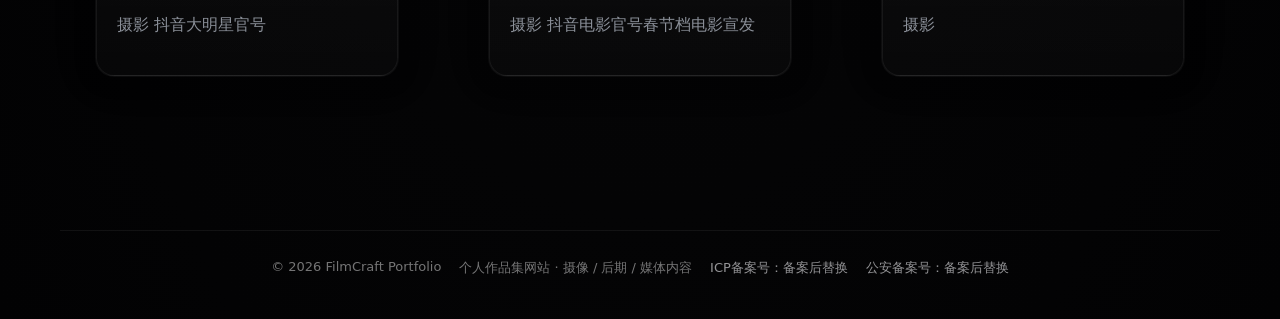
<file: projects/short-video.html>
<!doctype html>
<html lang="zh-CN">
  <head>
    <meta charset="UTF-8" />
    <meta name="viewport" content="width=device-width, initial-scale=1.0" />
    <title>短视频内容 | FilmCraft Portfolio</title>
    <link rel="stylesheet" href="../styles.css?v=20260527201000" />
  </head>
  <body>
    <main class="project-page is-vertical-collection" data-collection-index="0">
      <a class="back-link" href="../index.html#work">返回作品</a>
      <section class="section project-collection">
        <p class="eyebrow">Short Video Collection</p>
        <h1><span class="title-line">短视频内容</span></h1>
        <div class="collection-video-list" data-collection-videos></div>
      </section>
    </main>
    <footer class="footer site-footer">
      <span>&copy; 2026 FilmCraft Portfolio</span>
      <span>个人作品集网站 · 摄像 / 后期 / 媒体内容</span>
      <a href="https://beian.miit.gov.cn/" target="_blank" rel="noopener">ICP备案号：备案后替换</a>
      <a href="https://beian.mps.gov.cn/" target="_blank" rel="noopener">公安备案号：备案后替换</a>
    </footer>
  <script src="../portfolio-content.js?v=20260527103000"></script>
    <script src="../script.js?v=20260527112000"></script>
  </body>
</html>
</file>
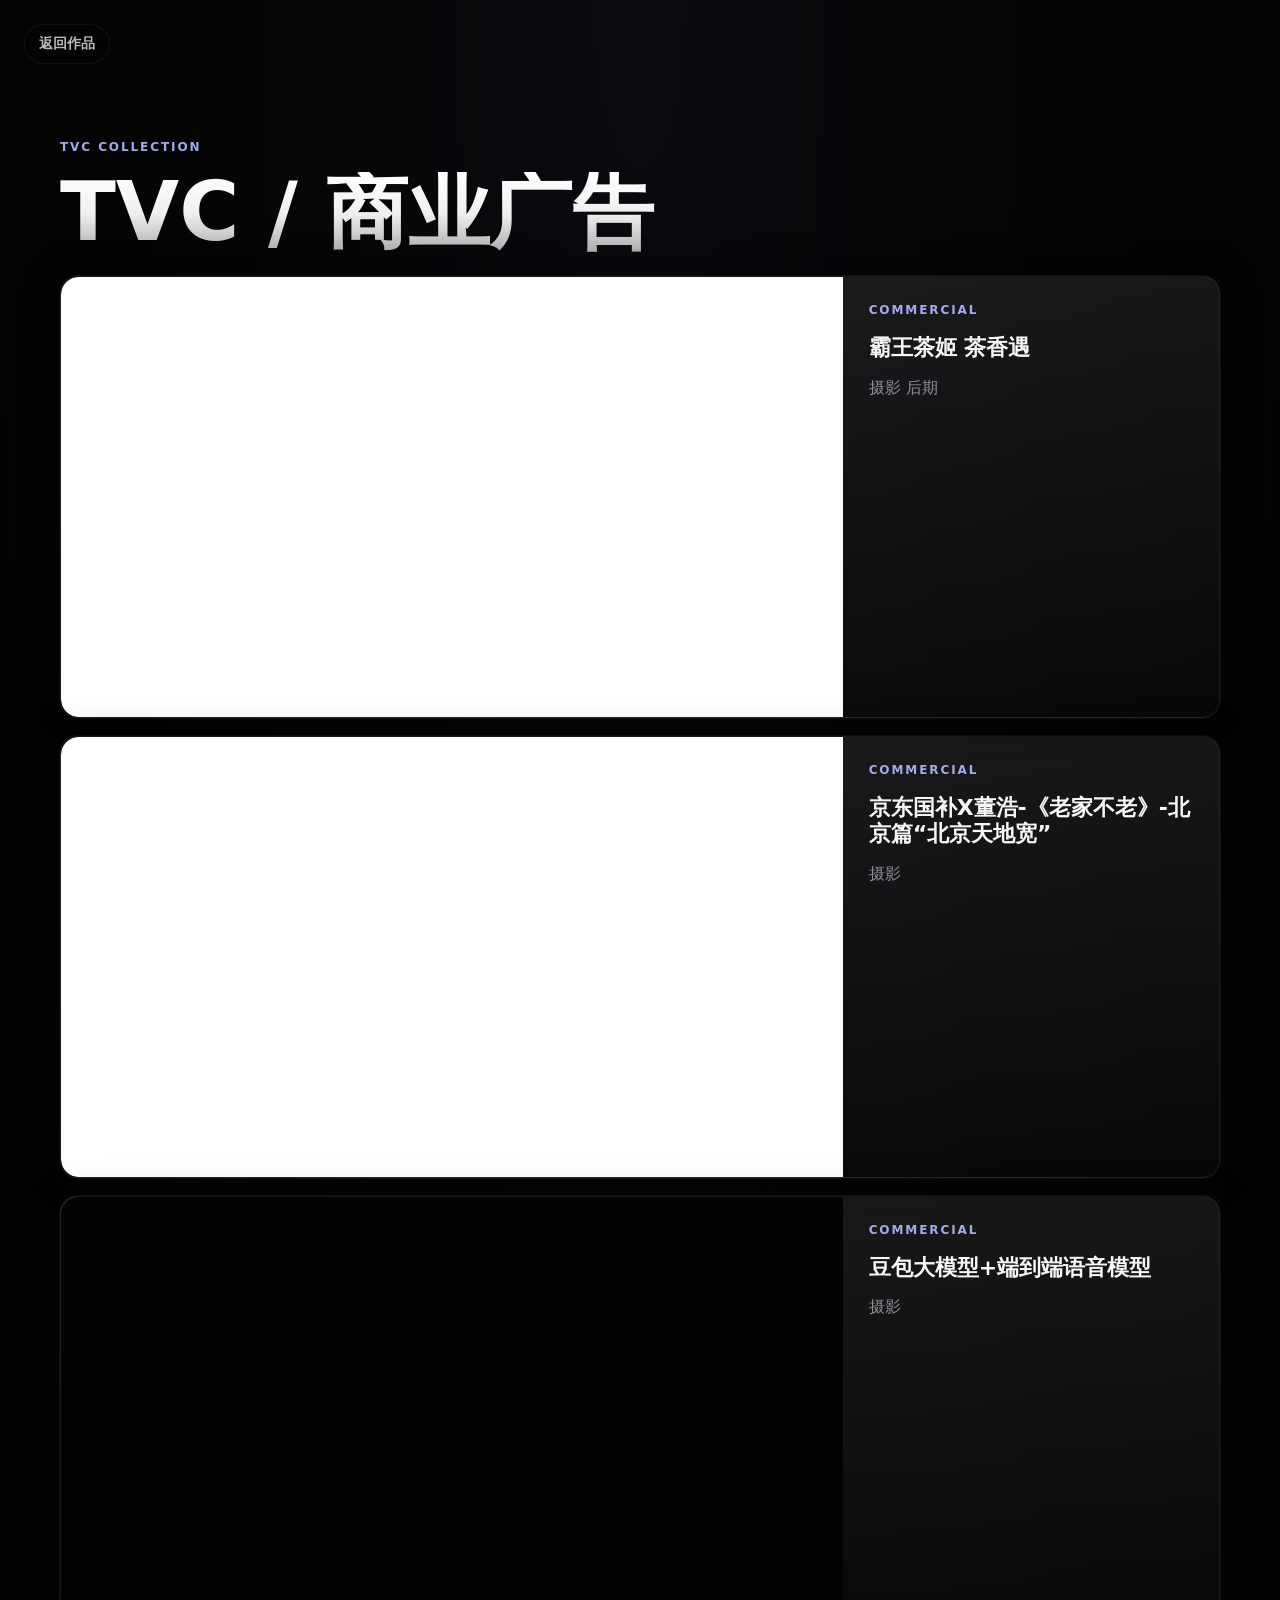
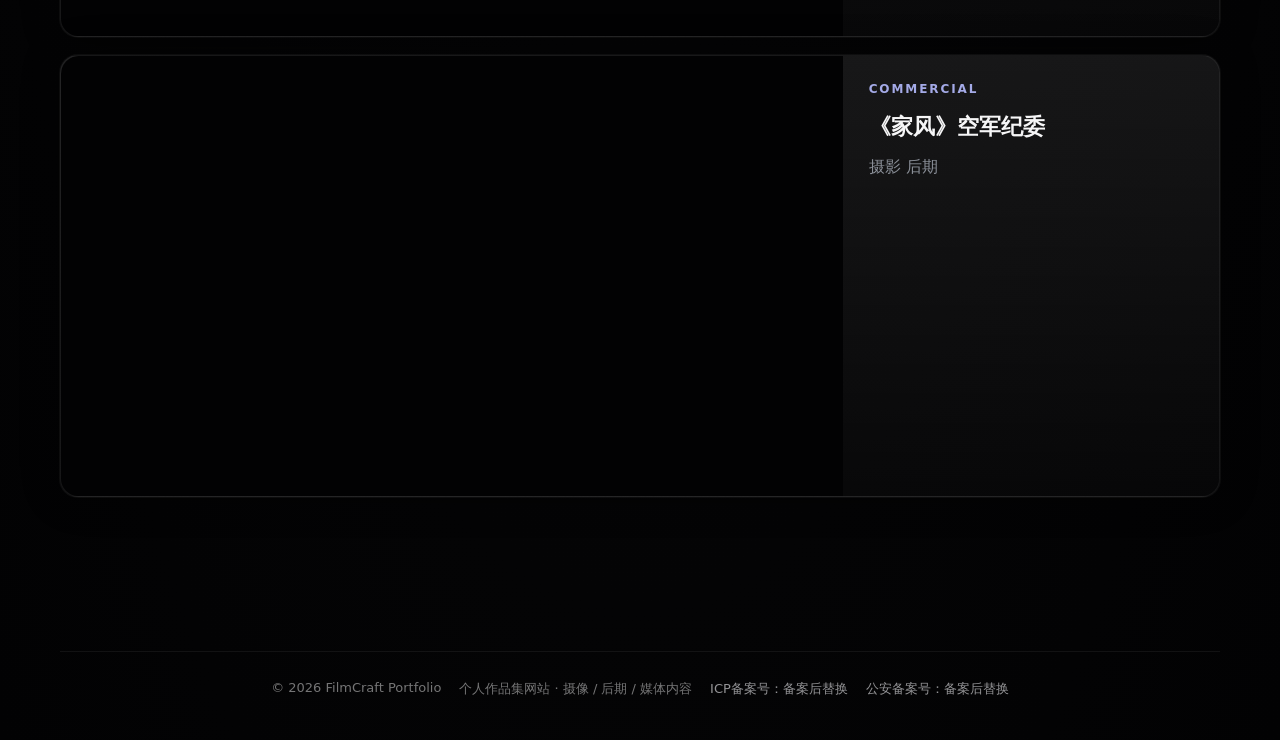
<file: projects/tvc.html>
<!doctype html>
<html lang="zh-CN">
  <head>
    <meta charset="UTF-8" />
    <meta name="viewport" content="width=device-width, initial-scale=1.0" />
    <title>TVC / 商业广告 | FilmCraft Portfolio</title>
    <link rel="stylesheet" href="../styles.css?v=20260527201000" />
  </head>
  <body>
    <main class="project-page" data-collection-index="2">
      <a class="back-link" href="../index.html#work">返回作品</a>
      <section class="section project-collection">
        <p class="eyebrow">TVC Collection</p>
        <h1><span class="title-line">TVC / 商业广告</span></h1>
        <div class="collection-video-list" data-collection-videos></div>
      </section>
    </main>
    <footer class="footer site-footer">
      <span>&copy; 2026 FilmCraft Portfolio</span>
      <span>个人作品集网站 · 摄像 / 后期 / 媒体内容</span>
      <a href="https://beian.miit.gov.cn/" target="_blank" rel="noopener">ICP备案号：备案后替换</a>
      <a href="https://beian.mps.gov.cn/" target="_blank" rel="noopener">公安备案号：备案后替换</a>
    </footer>
  <script src="../portfolio-content.js?v=20260527103000"></script>
    <script src="../script.js?v=20260527112000"></script>
  </body>
</html>
</file>
<file: styles.css>
:root {
  --bg-deep: #020203;
  --bg-base: #050506;
  --bg-elevated: #0a0a0c;
  --surface: rgba(255, 255, 255, 0.05);
  --surface-hover: rgba(255, 255, 255, 0.08);
  --fg: #ededf0;
  --muted: #8a8f98;
  --subtle: rgba(255, 255, 255, 0.62);
  --accent: #5e6ad2;
  --accent-bright: #6872d9;
  --accent-glow: rgba(94, 106, 210, 0.3);
  --border: rgba(255, 255, 255, 0.06);
  --border-hover: rgba(255, 255, 255, 0.1);
  --ease-out: cubic-bezier(0.16, 1, 0.3, 1);
  color-scheme: dark;
}

* {
  box-sizing: border-box;
}

html {
  scroll-behavior: smooth;
}

body {
  min-height: 100vh;
  margin: 0;
  overflow-x: hidden;
  background: radial-gradient(ellipse at top, #0a0a0f 0%, var(--bg-base) 50%, var(--bg-deep) 100%);
  color: var(--fg);
  font-family: Inter, "Noto Sans SC", system-ui, -apple-system, BlinkMacSystemFont, sans-serif;
}

a {
  color: inherit;
  text-decoration: none;
}

button,
a {
  -webkit-tap-highlight-color: transparent;
}

:focus-visible {
  outline: 2px solid rgba(94, 106, 210, 0.78);
  outline-offset: 4px;
}

.site-bg {
  position: fixed;
  inset: 0;
  z-index: -3;
  overflow: hidden;
  pointer-events: none;
}

.ambient {
  position: absolute;
  border-radius: 999px;
  filter: blur(130px);
  opacity: 0.72;
  animation: float 9s ease-in-out infinite;
}

.ambient-primary {
  top: -420px;
  left: 50%;
  width: 900px;
  height: 1300px;
  transform: translateX(-50%);
  background: rgba(94, 106, 210, 0.25);
}

.ambient-left {
  top: 20%;
  left: -320px;
  width: 640px;
  height: 820px;
  background: rgba(151, 94, 210, 0.14);
  animation-duration: 10s;
}

.ambient-right {
  top: 18%;
  right: -260px;
  width: 560px;
  height: 760px;
  background: rgba(64, 128, 255, 0.12);
  animation-delay: -3s;
}

.ambient-bottom {
  right: 14%;
  bottom: -340px;
  width: 720px;
  height: 540px;
  background: rgba(94, 106, 210, 0.1);
  animation-duration: 8s;
}

.grid-overlay {
  position: absolute;
  inset: 0;
  background-image:
    linear-gradient(rgba(255, 255, 255, 0.05) 1px, transparent 1px),
    linear-gradient(90deg, rgba(255, 255, 255, 0.05) 1px, transparent 1px);
  background-size: 64px 64px;
  opacity: 0.025;
}

.noise-overlay {
  position: absolute;
  inset: 0;
  opacity: 0.04;
  background-image: url("data:image/svg+xml,%3Csvg viewBox='0 0 120 120' xmlns='http://www.w3.org/2000/svg'%3E%3Cfilter id='n'%3E%3CfeTurbulence type='fractalNoise' baseFrequency='.9' numOctaves='3' stitchTiles='stitch'/%3E%3C/filter%3E%3Crect width='120' height='120' filter='url(%23n)' opacity='.5'/%3E%3C/svg%3E");
}

.nav-shell {
  position: sticky;
  top: 0;
  z-index: 20;
  border-bottom: 1px solid rgba(255, 255, 255, 0.06);
  background: rgba(5, 5, 6, 0.72);
  backdrop-filter: blur(22px);
}

.nav {
  display: flex;
  align-items: center;
  justify-content: space-between;
  width: min(1160px, calc(100% - 40px));
  height: 72px;
  margin: 0 auto;
}

.brand,
.nav-links {
  display: flex;
  align-items: center;
}

.brand {
  gap: 10px;
  font-weight: 700;
  letter-spacing: 0;
  overflow-wrap: break-word;
}

.brand-mark {
  width: 22px;
  height: 22px;
  border-radius: 7px;
  background:
    linear-gradient(135deg, rgba(255, 255, 255, 0.95), rgba(255, 255, 255, 0.2)),
    radial-gradient(circle at 70% 30%, var(--accent), transparent 55%);
  box-shadow: 0 0 24px rgba(94, 106, 210, 0.55), inset 0 1px 0 rgba(255, 255, 255, 0.45);
}

.nav-links {
  gap: 4px;
}

.nav-links a {
  border-radius: 8px;
  padding: 9px 13px;
  color: var(--subtle);
  font-size: 14px;
  transition: color 220ms var(--ease-out), background 220ms var(--ease-out);
}

.nav-links a:hover {
  background: rgba(255, 255, 255, 0.05);
  color: var(--fg);
}

.nav-links .nav-cta {
  margin-left: 8px;
  background: rgba(255, 255, 255, 0.07);
  box-shadow: inset 0 1px 0 rgba(255, 255, 255, 0.08);
  color: var(--fg);
}

.nav-toggle {
  display: none;
  width: 40px;
  height: 40px;
  border: 0;
  border-radius: 10px;
  background: rgba(255, 255, 255, 0.06);
  cursor: pointer;
}

.nav-toggle span {
  display: block;
  width: 18px;
  height: 2px;
  margin: 5px auto;
  border-radius: 99px;
  background: var(--fg);
  transition: transform 220ms var(--ease-out), opacity 220ms var(--ease-out);
}

.nav-toggle.is-open span:first-child {
  transform: translateY(3.5px) rotate(45deg);
}

.nav-toggle.is-open span:last-child {
  transform: translateY(-3.5px) rotate(-45deg);
}

.section {
  width: min(1160px, calc(100% - 40px));
  margin: 0 auto;
  padding: 112px 0;
  scroll-margin-top: 96px;
}

.hero {
  position: relative;
  display: grid;
  grid-template-columns: minmax(0, 0.92fr) minmax(340px, 0.72fr);
  align-items: center;
  min-height: auto;
  gap: clamp(34px, 6vw, 78px);
  padding-top: 72px;
  padding-bottom: 52px;
}

.advantages-section {
  padding-top: 44px;
}

.hero > * {
  min-width: 0;
}

.eyebrow,
.card-kicker {
  margin: 0 0 18px;
  color: rgba(181, 187, 255, 0.9);
  font-size: 12px;
  font-weight: 700;
  letter-spacing: 0.16em;
  text-transform: uppercase;
}

h1,
h2,
h3,
p {
  margin-top: 0;
}

h1 {
  max-width: 680px;
  margin-bottom: 16px;
  background: linear-gradient(to bottom, #fff, rgba(255, 255, 255, 0.94) 52%, rgba(255, 255, 255, 0.68));
  -webkit-background-clip: text;
  background-clip: text;
  color: transparent;
  font-size: clamp(54px, 6.4vw, 88px);
  font-weight: 700;
  line-height: 0.98;
  letter-spacing: 0;
}

h1 .title-line {
  display: block;
  white-space: nowrap;
}

h1 .title-accent {
  display: block;
  background: linear-gradient(90deg, #8f98ff, #f4f5ff, #6872d9, #8f98ff);
  background-size: 200% 100%;
  -webkit-background-clip: text;
  background-clip: text;
  color: transparent;
  animation: shimmer 6s linear infinite;
}

h2 {
  margin-bottom: 0;
  background: linear-gradient(to bottom, #fff, rgba(255, 255, 255, 0.72));
  -webkit-background-clip: text;
  background-clip: text;
  color: transparent;
  font-size: clamp(34px, 5vw, 58px);
  font-weight: 700;
  line-height: 1.08;
  letter-spacing: 0;
}

h3 {
  margin-bottom: 12px;
  color: #f6f6f7;
  font-size: 22px;
  line-height: 1.2;
  letter-spacing: 0;
}

.hero-lead {
  max-width: 620px;
  margin-bottom: 24px;
  color: var(--muted);
  font-size: clamp(16px, 1.6vw, 18px);
  line-height: 1.85;
}

.hero-profile {
  position: relative;
  grid-column: 1;
  grid-row: 1;
  z-index: 2;
  max-width: 520px;
  border-left: 1px solid rgba(255, 255, 255, 0.16);
  padding: 22px 0 22px 26px;
}

.hero-profile::before {
  position: absolute;
  top: 0;
  left: -1px;
  width: 1px;
  height: 92px;
  background: linear-gradient(to bottom, rgba(255, 191, 132, 0.8), rgba(94, 106, 210, 0));
  content: "";
}

.role-line {
  max-width: 460px;
  margin-bottom: 24px;
  color: rgba(237, 237, 240, 0.7);
  font-size: clamp(17px, 1.55vw, 21px);
  font-weight: 500;
  line-height: 1.55;
}

.profile-meta {
  display: grid;
  max-width: 500px;
  margin-bottom: 26px;
  border-top: 1px solid rgba(255, 255, 255, 0.07);
  border-bottom: 1px solid rgba(255, 255, 255, 0.07);
  background: linear-gradient(90deg, rgba(5, 5, 6, 0.34), rgba(5, 5, 6, 0.06));
  backdrop-filter: blur(10px);
}

.profile-meta span {
  display: grid;
  grid-template-columns: 76px minmax(0, 1fr);
  gap: 16px;
  padding: 11px 0;
  color: rgba(237, 237, 240, 0.72);
  font-size: 13px;
  line-height: 1.55;
}

.profile-meta strong {
  color: rgba(255, 255, 255, 0.92);
  font-weight: 700;
}

.profile-meta a {
  color: rgba(190, 196, 255, 0.94);
  font-weight: 700;
  text-decoration: none;
  overflow-wrap: anywhere;
  transition: color 200ms var(--ease), text-shadow 200ms var(--ease);
}

.profile-meta a:hover,
.profile-meta a:focus-visible {
  color: #fff;
  text-shadow: 0 0 20px rgba(94, 106, 210, 0.48);
}

.profile-meta span + span {
  border-top: 1px solid rgba(255, 255, 255, 0.045);
}

.hero-actions,
.contact-actions {
  display: flex;
  flex-wrap: wrap;
  gap: 14px;
}

.button {
  display: inline-flex;
  align-items: center;
  justify-content: center;
  min-height: 46px;
  border-radius: 8px;
  padding: 0 18px;
  font-weight: 700;
  transition: transform 220ms var(--ease-out), background 220ms var(--ease-out), box-shadow 220ms var(--ease-out);
}

.button:hover {
  transform: translateY(-2px);
}

.button:active {
  transform: scale(0.98);
}

.button-primary {
  background: var(--accent);
  color: #fff;
  box-shadow:
    0 0 0 1px rgba(94, 106, 210, 0.5),
    0 4px 12px rgba(94, 106, 210, 0.3),
    inset 0 1px 0 rgba(255, 255, 255, 0.22);
}

.button-primary:hover {
  background: var(--accent-bright);
  box-shadow:
    0 0 0 1px rgba(94, 106, 210, 0.6),
    0 8px 22px rgba(94, 106, 210, 0.4),
    inset 0 1px 0 rgba(255, 255, 255, 0.24);
}

.button-secondary {
  background: rgba(255, 255, 255, 0.055);
  color: var(--fg);
  box-shadow:
    0 0 0 1px rgba(255, 255, 255, 0.07),
    inset 0 1px 0 rgba(255, 255, 255, 0.08);
}

.button-secondary:hover {
  background: rgba(255, 255, 255, 0.085);
}

.hero-photo-bg {
  position: relative;
  grid-column: 2;
  grid-row: 1;
  z-index: 1;
  width: min(100%, 500px);
  justify-self: end;
  opacity: 1;
}

.hero-photo-bg::before {
  position: absolute;
  inset: -14%;
  z-index: -1;
  background:
    radial-gradient(circle at 64% 32%, rgba(255, 190, 126, 0.18), transparent 25%),
    radial-gradient(circle at 42% 68%, rgba(94, 106, 210, 0.18), transparent 30%);
  content: "";
  filter: blur(14px);
}

.hero-photo-bg::after {
  position: absolute;
  inset: 14px;
  z-index: 2;
  border: 1px solid rgba(255, 255, 255, 0.08);
  border-radius: 18px;
  background: linear-gradient(180deg, rgba(255, 255, 255, 0.055), transparent 36%, rgba(0, 0, 0, 0.16));
  opacity: 0.7;
  content: "";
  pointer-events: none;
}

.hero-photo-placeholder {
  position: relative;
  aspect-ratio: 4 / 5;
  overflow: hidden;
  border: 1px solid rgba(255, 255, 255, 0.065);
  border-radius: 24px;
  background: #060607;
  filter: saturate(0.9) contrast(1.06) brightness(0.88);
  box-shadow:
    0 0 0 1px rgba(255, 255, 255, 0.035),
    0 28px 80px rgba(0, 0, 0, 0.48),
    0 0 70px rgba(94, 106, 210, 0.08);
}

.hero-photo-placeholder img {
  width: 100%;
  height: 100%;
  object-fit: cover;
  object-position: 56% 42%;
  transform: scale(1.04);
}

.hero-photo-placeholder::after {
  position: absolute;
  inset: 0;
  background:
    linear-gradient(180deg, rgba(2, 2, 3, 0.06), transparent 42%, rgba(2, 2, 3, 0.52)),
    linear-gradient(90deg, rgba(2, 2, 3, 0.34), transparent 26%, transparent 72%, rgba(2, 2, 3, 0.22)),
    radial-gradient(circle at 68% 20%, rgba(255, 190, 126, 0.16), transparent 17%);
  content: "";
  pointer-events: none;
}

.spotlight-card {
  position: relative;
  overflow: hidden;
  border: 1px solid var(--border);
  background: linear-gradient(to bottom, rgba(255, 255, 255, 0.08), rgba(255, 255, 255, 0.02));
  box-shadow:
    0 0 0 1px rgba(255, 255, 255, 0.045),
    0 2px 20px rgba(0, 0, 0, 0.4),
    0 0 40px rgba(0, 0, 0, 0.22);
  transition: transform 260ms var(--ease-out), border-color 260ms var(--ease-out), box-shadow 260ms var(--ease-out);
}

.spotlight-card::before {
  position: absolute;
  inset: 0;
  z-index: 1;
  background: radial-gradient(300px circle at var(--mx, 50%) var(--my, 50%), rgba(94, 106, 210, 0.15), transparent 58%);
  content: "";
  opacity: 0;
  transition: opacity 220ms var(--ease-out);
  pointer-events: none;
}

.spotlight-card:hover {
  border-color: var(--border-hover);
  box-shadow:
    0 0 0 1px rgba(255, 255, 255, 0.08),
    0 8px 40px rgba(0, 0, 0, 0.5),
    0 0 80px rgba(94, 106, 210, 0.1);
  transform: translateY(-4px);
}

.spotlight-card:hover::before {
  opacity: 1;
}

.intro-band {
  border-top: 1px solid var(--border);
  border-bottom: 1px solid var(--border);
  padding: 44px 0;
}

.intro-band p {
  max-width: 980px;
  margin: 0 auto;
  color: rgba(237, 237, 240, 0.84);
  font-size: clamp(18px, 3vw, 28px);
  line-height: 1.55;
  text-align: center;
}

.portfolio-share {
  width: min(760px, calc(100% - 32px));
  margin: 28px auto 0;
  padding: 18px;
  display: grid;
  grid-template-columns: minmax(0, 1fr) auto;
  gap: 18px;
  align-items: center;
  border: 1px solid rgba(255, 255, 255, 0.08);
  border-radius: 18px;
  background:
    radial-gradient(circle at 85% 20%, rgba(94, 106, 210, 0.18), transparent 34%),
    linear-gradient(135deg, rgba(255, 255, 255, 0.085), rgba(255, 255, 255, 0.025));
  box-shadow:
    0 0 0 1px rgba(255, 255, 255, 0.04),
    0 18px 60px rgba(0, 0, 0, 0.32);
}

.portfolio-share-copy {
  text-align: left;
}

.share-kicker {
  display: inline-flex;
  margin-bottom: 8px;
  color: rgba(170, 177, 255, 0.92);
  font-family: var(--mono);
  font-size: 11px;
  letter-spacing: 0.12em;
  text-transform: uppercase;
}

.portfolio-share h3 {
  margin: 0 0 6px;
  color: var(--text);
  font-size: 22px;
  line-height: 1.2;
}

.portfolio-share-copy p {
  margin: 0 0 14px;
  color: var(--muted);
  font-size: 14px;
  line-height: 1.7;
  text-align: left;
}

.portfolio-share-copy strong {
  color: var(--text);
}

.share-link {
  display: inline-flex;
  align-items: center;
  min-height: 38px;
  padding: 0 16px;
  border-radius: 10px;
  color: #fff;
  font-size: 14px;
  font-weight: 700;
  text-decoration: none;
  background: linear-gradient(135deg, var(--accent), var(--accent-strong));
  box-shadow:
    0 0 0 1px rgba(94, 106, 210, 0.45),
    0 10px 28px rgba(94, 106, 210, 0.28),
    inset 0 1px 0 rgba(255, 255, 255, 0.2);
  transition: transform 220ms var(--ease), box-shadow 220ms var(--ease);
}

.share-link:hover,
.share-link:focus-visible {
  transform: translateY(-2px);
  box-shadow:
    0 0 0 1px rgba(104, 114, 217, 0.7),
    0 14px 34px rgba(94, 106, 210, 0.36),
    inset 0 1px 0 rgba(255, 255, 255, 0.24);
}

.code-qr {
  width: 132px;
  aspect-ratio: 1;
  padding: 8px;
  display: grid;
  grid-template-columns: repeat(var(--qr-size, 37), 1fr);
  grid-auto-rows: 1fr;
  gap: 0;
  border-radius: 12px;
  background: #fff;
  box-shadow:
    0 0 0 1px rgba(255, 255, 255, 0.15),
    0 12px 40px rgba(0, 0, 0, 0.38);
}

.code-qr span {
  background: transparent;
}

.code-qr span.is-dark {
  background: #020203;
}

.section-heading {
  max-width: 720px;
  margin-bottom: 34px;
}

.section-lead {
  max-width: 680px;
  margin: 18px 0 0;
  color: var(--muted);
  font-size: 16px;
  line-height: 1.75;
}

.video-grid {
  display: grid;
  grid-template-columns: repeat(2, minmax(0, 1fr));
  gap: 18px;
  align-items: start;
}

.video-card,
.skill-card,
.resume-card,
.tool-card,
.contact-card {
  border-radius: 16px;
}

.video-card {
  position: relative;
  display: block;
  flex-direction: column;
  grid-column: auto;
  aspect-ratio: 16 / 9;
  min-height: 0;
  isolation: isolate;
  overflow: hidden;
  border-radius: 14px;
}

.video-large {
  grid-column: auto;
  min-height: 0;
}

.video-large .video-window {
  min-height: 0;
}

.video-wide {
  grid-column: auto;
  min-height: 0;
}

.video-window {
  position: absolute;
  inset: 0;
  z-index: 1;
  display: block;
  width: 100%;
  height: 100%;
  min-height: 0;
  flex: 1;
  overflow: hidden;
  border: 0;
  border-radius: inherit;
  background-color: #050506;
  background-position: center;
  background-size: cover;
  cursor: pointer;
}

.video-window.has-cover {
  background-position: center center !important;
  background-repeat: no-repeat !important;
  background-size: contain !important;
}

.cover-image {
  position: absolute;
  inset: 0;
  z-index: 0;
  width: 100%;
  height: 100%;
  pointer-events: none;
  transform-origin: center;
  transition: transform 180ms var(--ease-out), object-position 180ms var(--ease-out);
}

.video-window::before {
  position: absolute;
  inset: 0;
  z-index: 2;
  border: 1px solid rgba(255, 255, 255, 0.08);
  border-radius: inherit;
  background:
    linear-gradient(180deg, rgba(255, 255, 255, 0.13), transparent 22%);
  content: "";
  opacity: 0.54;
  pointer-events: none;
  transition: opacity 240ms var(--ease-out), transform 240ms var(--ease-out);
}

.video-window:focus-visible {
  outline: 2px solid rgba(94, 106, 210, 0.78);
  outline-offset: -4px;
}

.video-wide .video-window {
  min-width: 0;
  min-height: 0;
  border-radius: 15px;
}

.video-window video {
  position: absolute;
  inset: 0;
  z-index: 1;
  width: 100%;
  height: 100%;
  object-fit: cover;
  opacity: 0;
  transition: opacity 260ms var(--ease-out), transform 400ms var(--ease-out);
}

.card-bili {
  position: absolute;
  inset: 0;
  z-index: 1;
  width: 100%;
  height: 100%;
  border: 0;
  background: #020203;
  pointer-events: none;
}

.video-window.has-bili::after {
  background:
    linear-gradient(180deg, rgba(0, 0, 0, 0.04) 0%, rgba(0, 0, 0, 0.26) 44%, rgba(0, 0, 0, 0.78) 100%),
    radial-gradient(circle at 52% 42%, rgba(255, 255, 255, 0.1), transparent 22%);
}

.video-card.is-playing .video-window video,
.video-card:hover .video-window video {
  opacity: 1;
}

.video-card:hover .video-window video {
  transform: scale(1.02);
}

.video-window::after {
  position: absolute;
  inset: 0;
  background:
    radial-gradient(circle at 50% 50%, transparent 0 48%, rgba(2, 2, 3, 0.38) 100%),
    linear-gradient(180deg, rgba(0, 0, 0, 0.03) 0%, rgba(0, 0, 0, 0.18) 42%, rgba(0, 0, 0, 0.82) 100%),
    radial-gradient(circle at 50% 36%, rgba(255, 255, 255, 0.12), transparent 24%);
  content: "";
  pointer-events: none;
}

.cover-layer {
  position: absolute;
  inset: 0;
  z-index: 2;
  background:
    linear-gradient(135deg, rgba(255, 255, 255, 0.08) 0 1px, transparent 1px 18%),
    radial-gradient(circle at 30% 20%, rgba(255, 255, 255, 0.12), transparent 16%),
    linear-gradient(180deg, rgba(2, 2, 3, 0.14), rgba(2, 2, 3, 0.08) 45%, rgba(2, 2, 3, 0.34));
  opacity: 0.58;
  mix-blend-mode: screen;
  pointer-events: none;
  transition: opacity 260ms var(--ease-out);
}

.cover-layer::before {
  position: absolute;
  top: 50%;
  left: 50%;
  width: 58px;
  height: 58px;
  border: 1px solid rgba(255, 255, 255, 0.18);
  border-radius: 999px;
  background:
    linear-gradient(180deg, rgba(255, 255, 255, 0.12), rgba(255, 255, 255, 0.035)),
    rgba(0, 0, 0, 0.2);
  box-shadow:
    0 0 0 1px rgba(0, 0, 0, 0.28),
    0 18px 52px rgba(0, 0, 0, 0.34);
  content: "";
  transform: translate(-50%, -50%);
}

.cover-layer::after {
  position: absolute;
  top: 50%;
  left: 50%;
  width: 0;
  height: 0;
  border-top: 10px solid transparent;
  border-bottom: 10px solid transparent;
  border-left: 16px solid rgba(255, 255, 255, 0.86);
  content: "";
  transform: translate(-36%, -50%);
}

.video-card:hover .cover-layer,
.video-card.is-playing .cover-layer,
.video-window.has-bili .cover-layer {
  opacity: 0.28;
}

.video-card:hover .video-window::before {
  opacity: 0.9;
  transform: scale(0.992);
}

.play-badge,
.frame-label,
.window-cta {
  position: absolute;
  z-index: 3;
  border-radius: 999px;
  background: rgba(0, 0, 0, 0.38);
  color: rgba(255, 255, 255, 0.82);
  font-size: 12px;
  font-weight: 700;
}

.play-badge {
  top: 18px;
  left: 18px;
  padding: 7px 10px;
  background: rgba(5, 5, 6, 0.46);
  color: rgba(255, 255, 255, 0.72);
  box-shadow: 0 0 0 1px rgba(255, 255, 255, 0.09);
  backdrop-filter: blur(14px);
}

.frame-label {
  display: none;
  top: 18px;
  right: 18px;
  padding: 8px 11px;
  color: rgba(237, 237, 240, 0.68);
  font-family: ui-monospace, SFMono-Regular, Menlo, Consolas, monospace;
  font-size: 11px;
  letter-spacing: 0.04em;
  box-shadow: 0 0 0 1px rgba(255, 255, 255, 0.08);
}

.window-cta {
  right: 18px;
  bottom: 18px;
  padding: 8px 12px;
  background: rgba(94, 106, 210, 0.72);
  color: #fff;
  opacity: 0;
  transform: translateY(8px);
  box-shadow:
    0 0 0 1px rgba(255, 255, 255, 0.12),
    0 10px 28px rgba(94, 106, 210, 0.28);
  transition: opacity 220ms var(--ease-out), transform 220ms var(--ease-out), background 220ms var(--ease-out);
}

.video-card:hover .window-cta,
.video-window:focus-visible .window-cta {
  opacity: 1;
  transform: translateY(0);
}

.video-card:hover .play-badge {
  background: rgba(94, 106, 210, 0.72);
  color: #fff;
}

.poster-1 {
  background:
    linear-gradient(135deg, transparent 0 46%, rgba(255, 255, 255, 0.08) 46% 47%, transparent 47%),
    radial-gradient(circle at 70% 25%, rgba(255, 255, 255, 0.48), transparent 9%),
    radial-gradient(circle at 54% 46%, rgba(94, 106, 210, 0.55), transparent 22%),
    linear-gradient(135deg, #1a1b24, #060607 60%, #222035);
}

.poster-2 {
  background:
    linear-gradient(90deg, rgba(255, 255, 255, 0.11) 0 1px, transparent 1px 20%),
    radial-gradient(circle at 46% 26%, rgba(255, 255, 255, 0.38), transparent 14%),
    linear-gradient(145deg, #0d0e12, #1c1530);
}

.poster-3 {
  background:
    radial-gradient(circle at 50% 30%, rgba(237, 237, 240, 0.32), transparent 13%),
    linear-gradient(120deg, rgba(94, 106, 210, 0.38), transparent 46%),
    linear-gradient(145deg, #14141a, #070708);
}

.poster-4 {
  background:
    repeating-linear-gradient(90deg, rgba(255, 255, 255, 0.11) 0 1px, transparent 1px 34px),
    radial-gradient(circle at 72% 42%, rgba(94, 106, 210, 0.38), transparent 18%),
    linear-gradient(120deg, #101118, #08080a);
}

.poster-5 {
  background:
    radial-gradient(circle at 32% 30%, rgba(237, 237, 240, 0.24), transparent 13%),
    radial-gradient(circle at 72% 52%, rgba(94, 106, 210, 0.36), transparent 18%),
    linear-gradient(120deg, #161824, #070708);
}

.poster-6 {
  background:
    linear-gradient(90deg, rgba(255, 255, 255, 0.09) 0 1px, transparent 1px 28%),
    radial-gradient(circle at 38% 38%, rgba(255, 255, 255, 0.2), transparent 14%),
    linear-gradient(145deg, #101018, #18122a);
}

.card-content {
  position: absolute;
  right: 0;
  bottom: 0;
  left: 0;
  z-index: 4;
  display: grid;
  grid-template-columns: minmax(0, 1fr) auto;
  align-items: end;
  gap: 8px 14px;
  padding: 20px;
  pointer-events: none;
}

.video-card .card-content {
  background:
    linear-gradient(180deg, transparent, rgba(2, 2, 3, 0.5) 34%, rgba(2, 2, 3, 0.9)),
    radial-gradient(circle at 16% 100%, rgba(94, 106, 210, 0.12), transparent 36%);
}

.category-link {
  display: inline-flex;
  align-items: center;
  justify-content: center;
  grid-column: 2;
  grid-row: 2 / span 2;
  align-self: end;
  width: fit-content;
  min-height: 38px;
  margin: 0;
  border: 1px solid rgba(137, 146, 255, 0.58);
  border-radius: 12px;
  padding: 0 14px;
  background:
    linear-gradient(180deg, rgba(116, 126, 232, 0.96), rgba(94, 106, 210, 0.82)),
    rgba(94, 106, 210, 0.9);
  color: #fff;
  font-size: 12px;
  font-weight: 700;
  pointer-events: auto;
  box-shadow:
    0 0 0 1px rgba(255, 255, 255, 0.1),
    0 12px 30px rgba(94, 106, 210, 0.3),
    inset 0 1px 0 rgba(255, 255, 255, 0.18);
  transition: transform 220ms var(--ease-out), background 220ms var(--ease-out), border-color 220ms var(--ease-out), box-shadow 220ms var(--ease-out);
}

.category-link::after {
  margin-left: 10px;
  content: "→";
  font-size: 15px;
  transition: transform 220ms var(--ease-out);
}

.category-link:hover {
  border-color: rgba(190, 196, 255, 0.78);
  background:
    linear-gradient(180deg, rgba(126, 136, 246, 1), rgba(104, 114, 217, 0.94)),
    rgba(104, 114, 217, 0.95);
  box-shadow:
    0 0 0 1px rgba(255, 255, 255, 0.12),
    0 16px 38px rgba(94, 106, 210, 0.42),
    0 0 34px rgba(94, 106, 210, 0.28),
    inset 0 1px 0 rgba(255, 255, 255, 0.22);
  transform: translateY(-3px);
}

.category-link:hover::after {
  transform: translateX(3px);
}

.card-content p:not(.card-kicker),
.skill-card p,
.process-step p,
.contact-card p,
.resume-card p {
  color: var(--muted);
  line-height: 1.75;
}

.video-card .card-kicker {
  grid-column: 1 / -1;
  margin-bottom: 6px;
  opacity: 0.74;
}

.video-card h3 {
  grid-column: 1;
  margin-bottom: 8px;
  font-size: clamp(18px, 1.9vw, 27px);
}

.video-card .card-content p:last-child {
  grid-column: 1;
  margin-bottom: 0;
  max-width: 620px;
  font-size: 12px;
  line-height: 1.5;
}

.video-card:not(.video-large) .card-content p:last-child {
  display: -webkit-box;
  overflow: hidden;
  -webkit-box-orient: vertical;
  -webkit-line-clamp: 1;
}

.video-large .card-content p:last-child,
.video-wide .card-content p:last-child {
  -webkit-line-clamp: 2;
}

.skill-grid {
  display: grid;
  grid-template-columns: repeat(4, 1fr);
  gap: 16px;
}

.advantage-grid {
  display: grid;
  grid-template-columns: repeat(3, minmax(0, 1fr));
  gap: 16px;
}

.advantage-card {
  min-height: 205px;
  background:
    radial-gradient(circle at 85% 0%, rgba(94, 106, 210, 0.13), transparent 34%),
    linear-gradient(180deg, rgba(255, 255, 255, 0.078), rgba(255, 255, 255, 0.024));
}

.skill-card {
  padding: 26px;
}

.icon {
  display: inline-flex;
  align-items: center;
  justify-content: center;
  width: 42px;
  height: 42px;
  margin-bottom: 22px;
  border: 1px solid rgba(255, 255, 255, 0.1);
  border-radius: 12px;
  background: rgba(255, 255, 255, 0.05);
  color: #c8cdff;
  font-size: 24px;
  box-shadow: inset 0 1px 0 rgba(255, 255, 255, 0.08);
}

.process {
  border-top: 1px solid var(--border);
  border-bottom: 1px solid var(--border);
}

.process-line {
  display: grid;
  grid-template-columns: repeat(4, 1fr);
  gap: 16px;
}

.process-step {
  position: relative;
  padding: 24px 0 0;
}

.process-step::before {
  position: absolute;
  top: 0;
  left: 0;
  width: 100%;
  height: 1px;
  background: linear-gradient(90deg, rgba(94, 106, 210, 0.85), rgba(255, 255, 255, 0.08));
  content: "";
}

.process-step span {
  display: block;
  margin-bottom: 20px;
  color: rgba(143, 152, 255, 0.9);
  font-family: ui-monospace, SFMono-Regular, Menlo, Consolas, monospace;
  font-size: 12px;
}

.experience-grid {
  display: grid;
  grid-template-columns: 1.2fr 0.8fr;
  gap: 16px;
}

.resume-card,
.tool-card,
.contact-card {
  padding: 30px;
}

.experience-list {
  display: grid;
  gap: 14px;
}

.experience-item {
  display: grid;
  grid-template-columns: 112px minmax(0, 1fr);
  gap: 18px;
  border: 1px solid rgba(255, 255, 255, 0.06);
  border-radius: 12px;
  padding: 16px;
  background:
    linear-gradient(135deg, rgba(255, 255, 255, 0.055), rgba(255, 255, 255, 0.018)),
    radial-gradient(circle at 18% 0%, rgba(94, 106, 210, 0.12), transparent 34%);
}

.experience-time {
  padding-top: 2px;
  color: #c8cdff;
  font-family: ui-monospace, SFMono-Regular, Menlo, Consolas, monospace;
  font-size: 12px;
  font-weight: 700;
  line-height: 1.45;
}

.experience-detail {
  min-width: 0;
}

.experience-head {
  display: flex;
  flex-wrap: wrap;
  align-items: baseline;
  gap: 8px 12px;
  margin-bottom: 8px;
}

.experience-head strong {
  color: rgba(255, 255, 255, 0.94);
  font-size: 17px;
}

.experience-head span {
  color: rgba(237, 237, 240, 0.66);
  font-size: 13px;
}

.experience-detail p {
  margin-bottom: 12px;
  font-size: 14px;
}

.experience-tags {
  display: flex;
  flex-wrap: wrap;
  gap: 8px;
}

.experience-tags span {
  border: 1px solid rgba(255, 255, 255, 0.08);
  border-radius: 999px;
  padding: 5px 9px;
  background: rgba(255, 255, 255, 0.045);
  color: rgba(237, 237, 240, 0.72);
  font-size: 12px;
}

.tool-tags {
  display: flex;
  flex-wrap: wrap;
  gap: 10px;
}

.tool-tags span {
  border: 1px solid rgba(94, 106, 210, 0.3);
  border-radius: 999px;
  padding: 8px 12px;
  background: rgba(94, 106, 210, 0.09);
  color: rgba(237, 237, 240, 0.86);
  font-size: 13px;
}

.contact-section {
  padding-top: 60px;
}

.contact-card {
  max-width: 920px;
  margin: 0 auto;
  text-align: center;
}

.contact-card h2 {
  margin-bottom: 22px;
}

.contact-card p {
  max-width: 700px;
  margin-right: auto;
  margin-bottom: 30px;
  margin-left: auto;
  font-size: 17px;
}

.contact-actions {
  justify-content: center;
}

.footer {
  display: flex;
  flex-wrap: wrap;
  justify-content: center;
  width: min(1160px, calc(100% - 40px));
  margin: 0 auto;
  border-top: 1px solid var(--border);
  padding: 28px 0 42px;
  color: rgba(255, 255, 255, 0.45);
  font-size: 13px;
  gap: 10px 18px;
  text-align: center;
}

.footer a {
  color: rgba(237, 237, 240, 0.62);
  text-decoration: none;
  transition: color 180ms var(--ease-out);
}

.footer a:hover {
  color: var(--fg);
}

.project-page {
  min-height: 100vh;
}

.back-link {
  position: fixed;
  top: 24px;
  left: 24px;
  z-index: 20;
  border: 1px solid var(--border);
  border-radius: 999px;
  padding: 10px 14px;
  background: rgba(5, 5, 6, 0.72);
  color: rgba(237, 237, 240, 0.78);
  font-size: 14px;
  font-weight: 700;
  backdrop-filter: blur(18px);
}

.back-link:hover {
  background: rgba(255, 255, 255, 0.07);
  color: var(--fg);
}

.project-collection {
  padding-top: 140px;
}

.project-collection h1 {
  margin-bottom: 24px;
}

.collection-lead {
  max-width: 760px;
  margin-bottom: 42px;
  color: var(--muted);
  font-size: clamp(17px, 2vw, 21px);
  line-height: 1.8;
}

.collection-player {
  overflow: hidden;
  margin-bottom: 34px;
  border: 1px solid var(--border);
  border-radius: 18px;
  background: linear-gradient(to bottom, rgba(255, 255, 255, 0.08), rgba(255, 255, 255, 0.02));
  box-shadow:
    0 0 0 1px rgba(255, 255, 255, 0.045),
    0 18px 60px rgba(0, 0, 0, 0.42);
}

.collection-player iframe {
  display: block;
  width: 100%;
  aspect-ratio: 16 / 9;
  border: 0;
  background: #020203;
}

.collection-player-empty {
  display: grid;
  min-height: 260px;
  place-items: center;
  padding: 28px;
  color: var(--muted);
  text-align: center;
}

.collection-grid {
  display: grid;
  grid-template-columns: repeat(3, 1fr);
  gap: 16px;
}

.collection-video-list {
  display: grid;
  gap: 18px;
  margin-bottom: 42px;
}

.collection-work {
  display: grid;
  grid-template-columns: minmax(0, 1.35fr) minmax(260px, 0.65fr);
  gap: 0;
  border-radius: 18px;
}

.collection-work .collection-player {
  margin: 0;
  border: 0;
  border-radius: 18px 0 0 18px;
  box-shadow: none;
}

.collection-player video {
  display: block;
  width: 100%;
  aspect-ratio: 16 / 9;
  background: #020203;
  transform-origin: center;
}

.is-vertical-collection .collection-video-list {
  grid-template-columns: repeat(3, minmax(220px, 1fr));
  align-items: start;
  gap: 20px;
}

.is-vertical-collection .collection-work {
  display: flex;
  min-width: 0;
  max-width: 360px;
  flex-direction: column;
  justify-self: center;
}

.is-vertical-collection .collection-work .collection-player {
  width: 100%;
  aspect-ratio: 9 / 16;
  border-radius: 18px 18px 0 0;
}

.is-vertical-collection .collection-player iframe,
.is-vertical-collection .collection-player video {
  width: 100%;
  height: 100%;
  aspect-ratio: 9 / 16;
  object-fit: cover;
}

.is-vertical-collection .collection-work-copy {
  padding: 20px;
}

.collection-work-copy {
  padding: 26px;
}

.collection-work-copy p:not(.card-kicker) {
  color: var(--muted);
  line-height: 1.75;
}

.collection-link-work {
  min-height: 260px;
}

.collection-external-link {
  position: relative;
  display: flex;
  min-height: 260px;
  flex-direction: column;
  justify-content: flex-end;
  gap: 12px;
  overflow: hidden;
  border-radius: 18px;
  padding: 24px;
  color: var(--fg);
  text-decoration: none;
  background:
    radial-gradient(circle at 24% 18%, rgba(94, 106, 210, 0.24), transparent 34%),
    linear-gradient(135deg, rgba(255, 255, 255, 0.09), rgba(255, 255, 255, 0.025));
}

.collection-external-link::before {
  position: absolute;
  inset: 0;
  border: 1px solid rgba(255, 255, 255, 0.08);
  border-radius: inherit;
  content: "";
  pointer-events: none;
}

.collection-external-link strong {
  position: relative;
  z-index: 1;
  font-size: clamp(26px, 5vw, 42px);
  line-height: 1.05;
}

.collection-external-link span,
.collection-external-link em {
  position: relative;
  z-index: 1;
}

.collection-external-link span:not(.card-kicker) {
  max-width: 520px;
  color: rgba(237, 237, 240, 0.72);
  line-height: 1.7;
}

.collection-external-link em {
  align-self: flex-start;
  border-radius: 999px;
  padding: 11px 16px;
  color: #fff;
  font-style: normal;
  font-weight: 700;
  background: var(--accent);
  box-shadow:
    0 0 0 1px rgba(94, 106, 210, 0.5),
    0 10px 28px rgba(94, 106, 210, 0.28),
    inset 0 1px 0 rgba(255, 255, 255, 0.22);
  transition: transform 220ms var(--ease-out), background 220ms var(--ease-out);
}

.collection-external-link:hover em {
  background: var(--accent-bright);
  transform: translateY(-2px);
}

.collection-item {
  padding: 12px;
}

.collection-video {
  min-height: 210px;
  margin-bottom: 20px;
  border-radius: 12px;
  background-size: cover;
}

.collection-item h3,
.collection-item p {
  padding: 0 8px;
}

.collection-item p {
  color: var(--muted);
  line-height: 1.75;
}

.video-modal[hidden] {
  display: none;
}

.video-modal {
  position: fixed;
  inset: 0;
  z-index: 50;
  display: grid;
  place-items: center;
  padding: 24px;
}

.modal-backdrop {
  position: absolute;
  inset: 0;
  border: 0;
  background: rgba(2, 2, 3, 0.78);
  backdrop-filter: blur(18px);
  cursor: pointer;
}

.modal-panel {
  position: relative;
  z-index: 1;
  width: min(1040px, 100%);
  overflow: hidden;
  border: 1px solid var(--border-hover);
  border-radius: 18px;
  background: #050506;
  box-shadow:
    0 0 0 1px rgba(255, 255, 255, 0.06),
    0 30px 120px rgba(0, 0, 0, 0.7),
    0 0 80px rgba(94, 106, 210, 0.12);
}

.modal-panel video {
  display: block;
  width: 100%;
  max-height: 78vh;
  aspect-ratio: 16 / 9;
  background: #020203;
  object-fit: contain;
}

.modal-panel video[hidden] {
  display: none;
}

.modal-bili {
  display: block;
  width: calc(100% + 2px);
  aspect-ratio: 16 / 9;
  border: 0;
  background: #020203;
  transform: translateX(-1px);
}

.modal-bili[hidden] {
  display: none;
}

.modal-close {
  position: absolute;
  top: 12px;
  right: 12px;
  z-index: 2;
  width: 36px;
  height: 36px;
  border: 1px solid rgba(255, 255, 255, 0.12);
  border-radius: 999px;
  background: rgba(0, 0, 0, 0.5);
  color: var(--fg);
  cursor: pointer;
  font-size: 22px;
  line-height: 1;
}

.editor-launcher {
  position: fixed;
  right: 22px;
  bottom: 22px;
  z-index: 40;
  border: 1px solid rgba(94, 106, 210, 0.48);
  border-radius: 999px;
  padding: 12px 16px;
  background:
    linear-gradient(180deg, rgba(94, 106, 210, 0.28), rgba(94, 106, 210, 0.14)),
    rgba(5, 5, 6, 0.88);
  color: var(--fg);
  cursor: pointer;
  font-weight: 700;
  box-shadow:
    0 0 0 1px rgba(255, 255, 255, 0.06),
    0 14px 40px rgba(0, 0, 0, 0.42),
    0 0 40px rgba(94, 106, 210, 0.18);
  backdrop-filter: blur(18px);
}

.editor-modal[hidden] {
  display: none;
}

.editor-modal {
  position: fixed;
  inset: 0;
  z-index: 60;
  display: grid;
  place-items: center;
  padding: 22px;
}

.editor-backdrop {
  position: absolute;
  inset: 0;
  border: 0;
  background: rgba(2, 2, 3, 0.8);
  backdrop-filter: blur(18px);
}

.editor-panel {
  position: relative;
  z-index: 1;
  width: min(980px, 100%);
  max-height: min(86vh, 920px);
  overflow: auto;
  border: 1px solid var(--border-hover);
  border-radius: 18px;
  padding: 26px;
  background:
    radial-gradient(circle at 80% 0%, rgba(94, 106, 210, 0.16), transparent 36%),
    #08080a;
  box-shadow:
    0 0 0 1px rgba(255, 255, 255, 0.06),
    0 30px 120px rgba(0, 0, 0, 0.72);
}

.editor-head {
  display: flex;
  align-items: flex-start;
  justify-content: space-between;
  gap: 18px;
  margin-bottom: 18px;
}

.editor-head h2 {
  font-size: clamp(28px, 4vw, 42px);
}

.editor-form {
  display: grid;
  gap: 18px;
}

.editor-form fieldset {
  display: grid;
  grid-template-columns: repeat(2, minmax(0, 1fr));
  gap: 14px;
  margin: 0;
  min-inline-size: 0;
  border: 1px solid var(--border);
  border-radius: 14px;
  padding: 18px;
}

.editor-form legend {
  padding: 0 8px;
  color: rgba(237, 237, 240, 0.92);
  font-weight: 700;
}

.editor-form label {
  display: grid;
  gap: 8px;
  min-width: 0;
  color: rgba(237, 237, 240, 0.78);
  font-size: 13px;
  font-weight: 700;
}

.editor-form input,
.editor-form textarea,
.editor-form select {
  width: 100%;
  min-width: 0;
  border: 1px solid rgba(255, 255, 255, 0.1);
  border-radius: 9px;
  padding: 11px 12px;
  background: rgba(255, 255, 255, 0.055);
  color: var(--fg);
  font: inherit;
  outline: none;
}

.editor-form textarea {
  resize: vertical;
}

.editor-form input:focus,
.editor-form textarea:focus,
.editor-form select:focus {
  border-color: rgba(94, 106, 210, 0.72);
  box-shadow: 0 0 0 3px rgba(94, 106, 210, 0.18);
}

.full-field,
.editor-projects {
  grid-column: 1 / -1;
  min-width: 0;
}

.editor-projects {
  display: grid;
  gap: 14px;
}

.editor-project {
  display: grid;
  grid-template-columns: repeat(2, minmax(0, 1fr));
  gap: 12px;
  min-width: 0;
  border: 1px solid rgba(255, 255, 255, 0.06);
  border-radius: 12px;
  padding: 14px;
  background: rgba(255, 255, 255, 0.035);
}

.editor-project h3 {
  grid-column: 1 / -1;
  margin: 0;
  font-size: 18px;
}

.editor-collection-slots {
  display: grid;
  gap: 12px;
  min-width: 0;
  border: 1px solid rgba(94, 106, 210, 0.18);
  border-radius: 12px;
  padding: 14px;
  background: rgba(94, 106, 210, 0.045);
}

.editor-collection-slots h4 {
  margin: 0;
  color: var(--fg);
}

.editor-collection-slot {
  display: grid;
  grid-template-columns: repeat(2, minmax(0, 1fr));
  gap: 10px;
  min-width: 0;
  border-top: 1px solid rgba(255, 255, 255, 0.06);
  padding-top: 12px;
}

.editor-collection-slot > strong {
  grid-column: 1 / -1;
  color: rgba(218, 222, 255, 0.94);
}

.media-dropzone,
.video-dropzone {
  display: grid;
  gap: 8px;
  min-width: 0;
  border: 1px dashed rgba(143, 152, 255, 0.45);
  border-radius: 12px;
  padding: 16px;
  background:
    linear-gradient(180deg, rgba(94, 106, 210, 0.1), rgba(255, 255, 255, 0.035)),
    rgba(255, 255, 255, 0.03);
  color: rgba(237, 237, 240, 0.82);
  cursor: pointer;
  transition: border-color 220ms var(--ease-out), background 220ms var(--ease-out);
}

.cover-dropzone {
  border-color: rgba(255, 192, 128, 0.44);
  background:
    linear-gradient(180deg, rgba(255, 173, 102, 0.1), rgba(255, 255, 255, 0.035)),
    rgba(255, 255, 255, 0.03);
}

.media-dropzone strong,
.video-dropzone strong {
  color: var(--fg);
}

.media-dropzone span,
.video-dropzone span {
  color: var(--muted);
  font-size: 13px;
  font-weight: 500;
  overflow-wrap: anywhere;
}

.media-dropzone.is-dragover,
.media-dropzone.has-file,
.video-dropzone.is-dragover,
.video-dropzone.has-file {
  border-color: rgba(143, 152, 255, 0.9);
  background:
    linear-gradient(180deg, rgba(94, 106, 210, 0.2), rgba(255, 255, 255, 0.055)),
    rgba(255, 255, 255, 0.05);
}

.cover-dropzone.is-dragover,
.cover-dropzone.has-file {
  border-color: rgba(255, 205, 150, 0.86);
  background:
    linear-gradient(180deg, rgba(255, 173, 102, 0.19), rgba(255, 255, 255, 0.055)),
    rgba(255, 255, 255, 0.05);
}

.cover-adjuster,
.collection-video-adjuster {
  display: grid;
  grid-template-columns: repeat(4, minmax(0, 1fr));
  gap: 12px;
  border: 1px solid rgba(255, 255, 255, 0.06);
  border-radius: 12px;
  padding: 14px;
  background: rgba(255, 255, 255, 0.028);
}

.cover-preview {
  position: relative;
  grid-column: 1 / -1;
  aspect-ratio: 16 / 9;
  overflow: hidden;
  border: 1px solid rgba(255, 255, 255, 0.08);
  border-radius: 10px;
  background:
    radial-gradient(circle at 50% 50%, rgba(255, 255, 255, 0.08), transparent 32%),
    #050506;
}

.cover-preview span {
  position: absolute;
  inset: 0;
  display: grid;
  place-items: center;
  color: rgba(237, 237, 240, 0.42);
  font-size: 12px;
  pointer-events: none;
}

.cover-preview.has-cover span {
  display: none;
}

.cover-adjuster label,
.collection-video-adjuster label {
  gap: 7px;
}

.cover-adjuster input[type="range"],
.collection-video-adjuster input[type="range"] {
  padding: 0;
  accent-color: #6872d9;
}

.editor-actions {
  display: flex;
  flex-wrap: wrap;
  gap: 12px;
}

.editor-note {
  margin: 0;
  color: var(--muted);
  font-size: 13px;
  line-height: 1.6;
}

.editor-status {
  min-height: 20px;
  margin: 0;
  color: rgba(181, 187, 255, 0.92);
  font-size: 13px;
  font-weight: 700;
}

.editor-status.is-error {
  color: #ff9a9a;
}

@media (max-width: 720px) {
  .editor-panel {
    padding: 18px;
  }

  .editor-form fieldset,
  .editor-project {
    grid-template-columns: 1fr;
  }

  .editor-launcher {
    right: 14px;
    bottom: 14px;
  }
}

@media (max-width: 860px) {
  #work .video-grid {
    grid-template-columns: 1fr !important;
  }

  #work .video-card,
  #work .video-large,
  #work .video-wide {
    grid-column: 1 / -1;
    aspect-ratio: 16 / 9;
    min-height: 0;
  }

  #work .video-card {
    min-height: clamp(210px, 58vw, 320px);
  }
}

.reveal {
  opacity: 0;
  transform: translateY(24px);
  transition: opacity 600ms var(--ease-out), transform 600ms var(--ease-out);
}

.reveal.is-visible {
  opacity: 1;
  transform: translateY(0);
}

@keyframes float {
  0%,
  100% {
    transform: translateY(0) rotate(0deg);
  }
  50% {
    transform: translateY(-20px) rotate(1deg);
  }
}

@keyframes shimmer {
  to {
    background-position: 200% 0;
  }
}

@media (max-width: 980px) {
  .section {
    padding: 82px 0;
  }

  .hero {
    grid-template-columns: 1fr;
    min-height: auto;
    gap: 34px;
    padding-bottom: 38px;
  }

  .advantages-section {
    padding-top: 36px;
  }

  .hero-photo-bg {
    grid-column: 1;
    grid-row: 2;
    width: min(420px, 82vw);
    justify-self: start;
    opacity: 0.78;
  }

  .hero-profile {
    grid-column: 1;
    grid-row: 1;
  }

  .video-grid,
  .skill-grid,
  .advantage-grid,
  .process-line,
  .experience-grid,
  .collection-grid,
  .collection-work {
    grid-template-columns: 1fr 1fr;
  }

  .collection-work .collection-player {
    border-radius: 18px 0 0 18px;
  }

  .video-card,
  .video-large,
  .video-wide {
    grid-column: span 1;
    aspect-ratio: 16 / 9;
  }

  .video-wide {
    flex-direction: column;
  }

  .video-wide .video-window {
    min-width: 0;
    min-height: 0;
    border-radius: 15px;
  }
}

@media (max-width: 720px) {
  body {
    min-width: 0;
  }

  .nav {
    width: min(1160px, calc(100% - 28px));
  }

  .nav-toggle {
    display: block;
  }

  .nav-links {
    position: absolute;
    top: 72px;
    right: 14px;
    left: 14px;
    display: grid;
    gap: 4px;
    border: 1px solid var(--border);
    border-radius: 16px;
    padding: 12px;
    background: rgba(5, 5, 6, 0.95);
    box-shadow: 0 24px 80px rgba(0, 0, 0, 0.46);
    opacity: 0;
    transform: translateY(-8px);
    visibility: hidden;
    backdrop-filter: blur(22px);
    transition: opacity 220ms var(--ease-out), transform 220ms var(--ease-out), visibility 220ms;
  }

  .nav-links.is-open {
    opacity: 1;
    transform: translateY(0);
    visibility: visible;
  }

  .nav-links a,
  .nav-links .nav-cta {
    margin: 0;
    padding: 13px 14px;
  }

  .section {
    width: min(1160px, calc(100% - 28px));
    max-width: calc(100vw - 28px);
    padding: 64px 0;
  }

  .hero {
    padding-top: 54px;
    gap: 26px;
    padding-bottom: 30px;
  }

  .advantages-section {
    padding-top: 30px;
  }

  .hero-profile {
    position: relative;
    z-index: 2;
    padding: 16px 0 16px 14px;
  }

  .hero-photo-bg {
    z-index: 1;
    width: min(320px, 84vw);
    margin-top: 22px;
    justify-self: center;
    opacity: 0.64;
  }

  .hero-photo-bg::before {
    inset: -16%;
    background:
      radial-gradient(circle at 64% 32%, rgba(255, 190, 126, 0.12), transparent 25%),
      radial-gradient(circle at 42% 68%, rgba(94, 106, 210, 0.14), transparent 30%);
  }

  .hero-photo-placeholder img {
    object-position: 56% 42%;
    transform: scale(1.04);
  }

  .video-grid,
  .skill-grid,
  .advantage-grid,
  .process-line,
  .experience-grid,
  .collection-grid,
  .collection-work,
  .editor-collection-slot {
    grid-template-columns: 1fr;
  }

  .collection-work .collection-player {
    border-radius: 18px 18px 0 0;
  }

  .is-vertical-collection .collection-video-list {
    grid-template-columns: repeat(2, minmax(180px, 1fr));
  }

  .back-link {
    position: static;
    display: inline-flex;
    margin: 18px 14px 0;
  }

  .project-collection {
    padding-top: 72px;
  }

  .video-card {
    aspect-ratio: auto;
    min-height: 245px;
  }

  .video-large {
    min-height: 0;
  }

  .video-wide {
    min-height: 0;
  }

  .video-window,
  .video-wide .video-window {
    min-height: 0;
  }

  .play-badge,
  .window-cta {
    display: none;
  }

  .card-content {
    grid-template-columns: 1fr;
    gap: 6px;
    padding: 13px;
  }

  .video-card .card-kicker,
  .video-card h3,
  .video-card .card-content p:last-child,
  .category-link {
    grid-column: 1;
  }

  .category-link {
    grid-row: auto;
    width: 100%;
    min-height: 40px;
    border-radius: 10px;
  }

  .video-card .card-kicker,
  .video-card .card-content p:last-child {
    display: none;
  }

  .video-card h3 {
    margin-bottom: 4px;
    font-size: 17px;
  }

  .cover-adjuster,
  .collection-video-adjuster {
    grid-template-columns: 1fr;
  }

  .is-vertical-collection .collection-video-list {
    grid-template-columns: 1fr;
  }

  .is-vertical-collection .collection-work {
    width: min(100%, 320px);
    justify-self: center;
  }

  h1 {
    font-size: clamp(42px, 12vw, 58px);
    line-height: 0.98;
  }

  .role-line {
    font-size: 16px;
  }

  .hero-actions {
    position: relative;
    z-index: 3;
    width: 100%;
    gap: 10px;
    margin-bottom: 8px;
  }

  .hero-actions .button {
    flex: 1 1 140px;
    justify-content: center;
  }

  .video-modal {
    padding: 10px;
  }

  .modal-panel {
    width: 100%;
    border-radius: 14px;
  }

  .modal-panel video,
  .modal-bili {
    max-height: calc(100vh - 48px);
  }

  .modal-close {
    top: 8px;
    right: 8px;
    width: 34px;
    height: 34px;
  }

  .editor-modal {
    padding: 8px;
    align-items: stretch;
  }

  .editor-panel {
    width: 100%;
    max-height: calc(100vh - 16px);
    border-radius: 14px;
    padding: 14px;
  }

  .editor-head {
    gap: 12px;
  }

  .editor-head h2 {
    font-size: 25px;
  }

  .editor-form {
    gap: 14px;
  }

  .editor-form fieldset {
    gap: 12px;
    border-radius: 12px;
    padding: 14px;
  }

  .cover-preview,
  .collection-video-preview {
    min-height: 160px;
  }

  .editor-actions {
    grid-template-columns: 1fr;
  }

  .skill-card,
  .resume-card,
  .tool-card,
  .contact-card {
    padding: 22px 20px;
  }

  .skill-card p,
  .resume-card p,
  .tool-card p,
  .contact-card p,
  .section-lead,
  .intro-band p {
    overflow-wrap: anywhere;
  }

  .experience-item {
    grid-template-columns: 1fr;
    gap: 10px;
  }

  .experience-time {
    padding-top: 0;
  }

  .profile-meta span {
    grid-template-columns: 1fr;
    gap: 4px;
  }

  .intro-band p {
    text-align: left;
  }

  .portfolio-share {
    width: min(100%, calc(100vw - 28px));
    grid-template-columns: 1fr;
    justify-items: start;
    padding: 16px;
  }

  .portfolio-share h3 {
    font-size: 20px;
  }

  .code-qr {
    width: 120px;
    justify-self: start;
  }

  .footer {
    display: grid;
    gap: 8px;
    width: min(1160px, calc(100% - 28px));
    justify-items: start;
    font-size: 12px;
  }
}

@media (prefers-reduced-motion: reduce) {
  *,
  *::before,
  *::after {
    scroll-behavior: auto !important;
    animation-duration: 0.01ms !important;
    animation-iteration-count: 1 !important;
    transition-duration: 0.01ms !important;
  }

  .reveal {
    opacity: 1;
    transform: none;
  }
}

@media (max-width: 980px) {
  #work .video-grid {
    display: grid;
    grid-template-columns: 1fr !important;
    gap: 16px;
  }

  #work .video-card,
  #work .video-large,
  #work .video-wide {
    display: block;
    grid-column: 1 / -1 !important;
    width: 100%;
    min-height: clamp(220px, 58vw, 360px);
    aspect-ratio: 16 / 9;
    opacity: 1;
    transform: none;
  }

  #work .video-card.reveal {
    opacity: 1;
    transform: none;
  }
}
</file>
